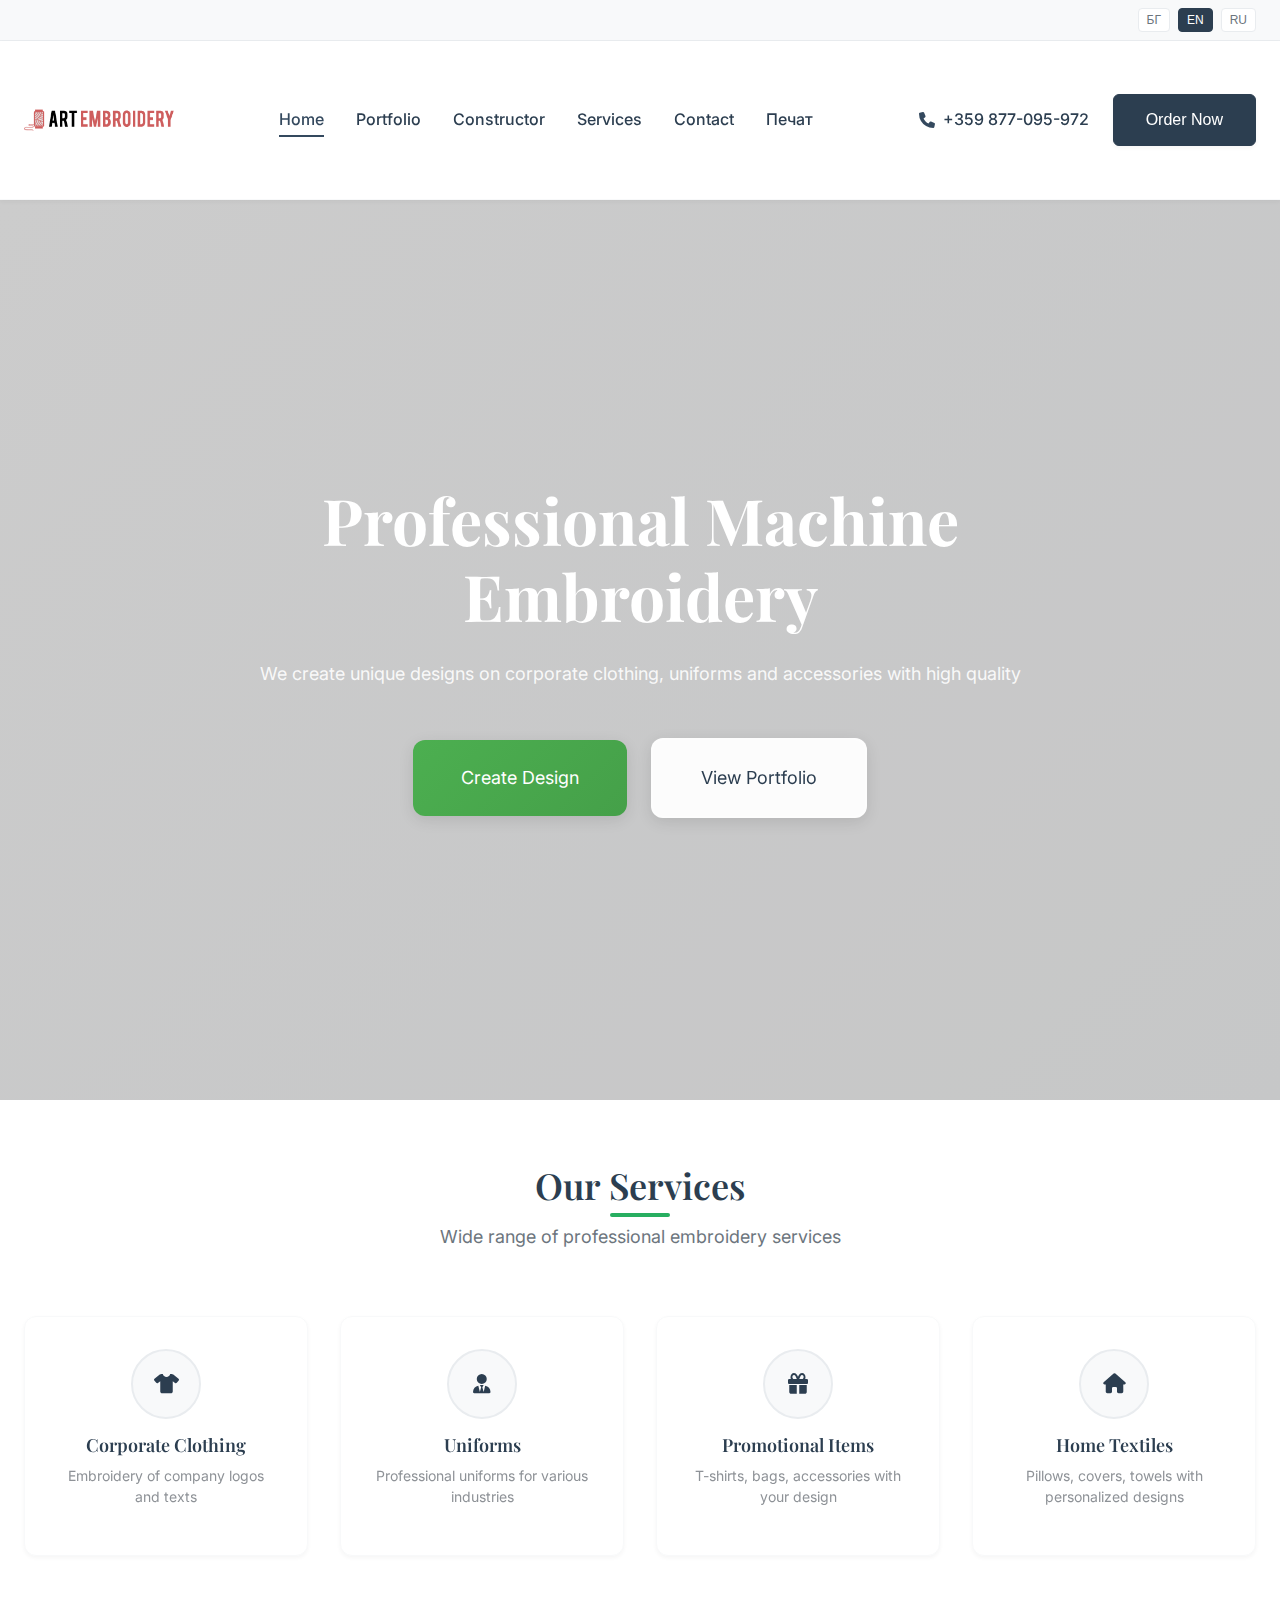
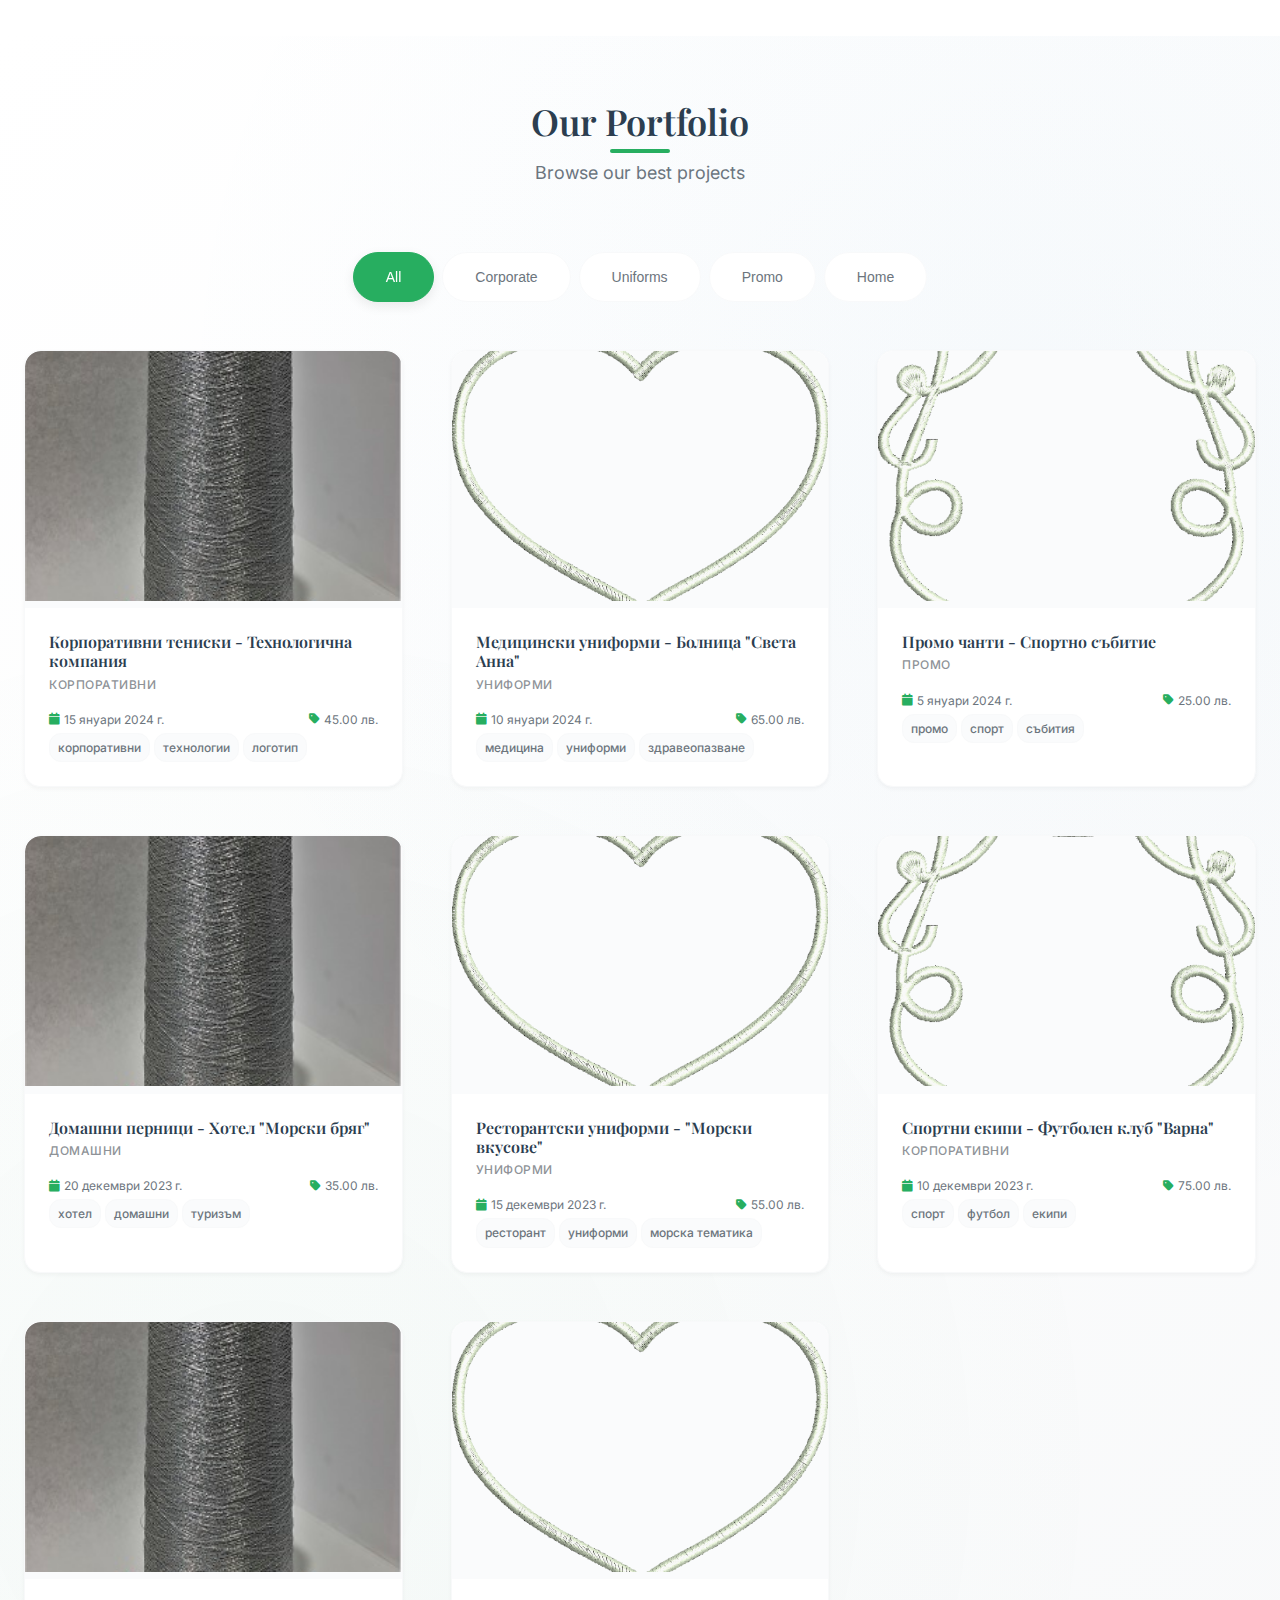
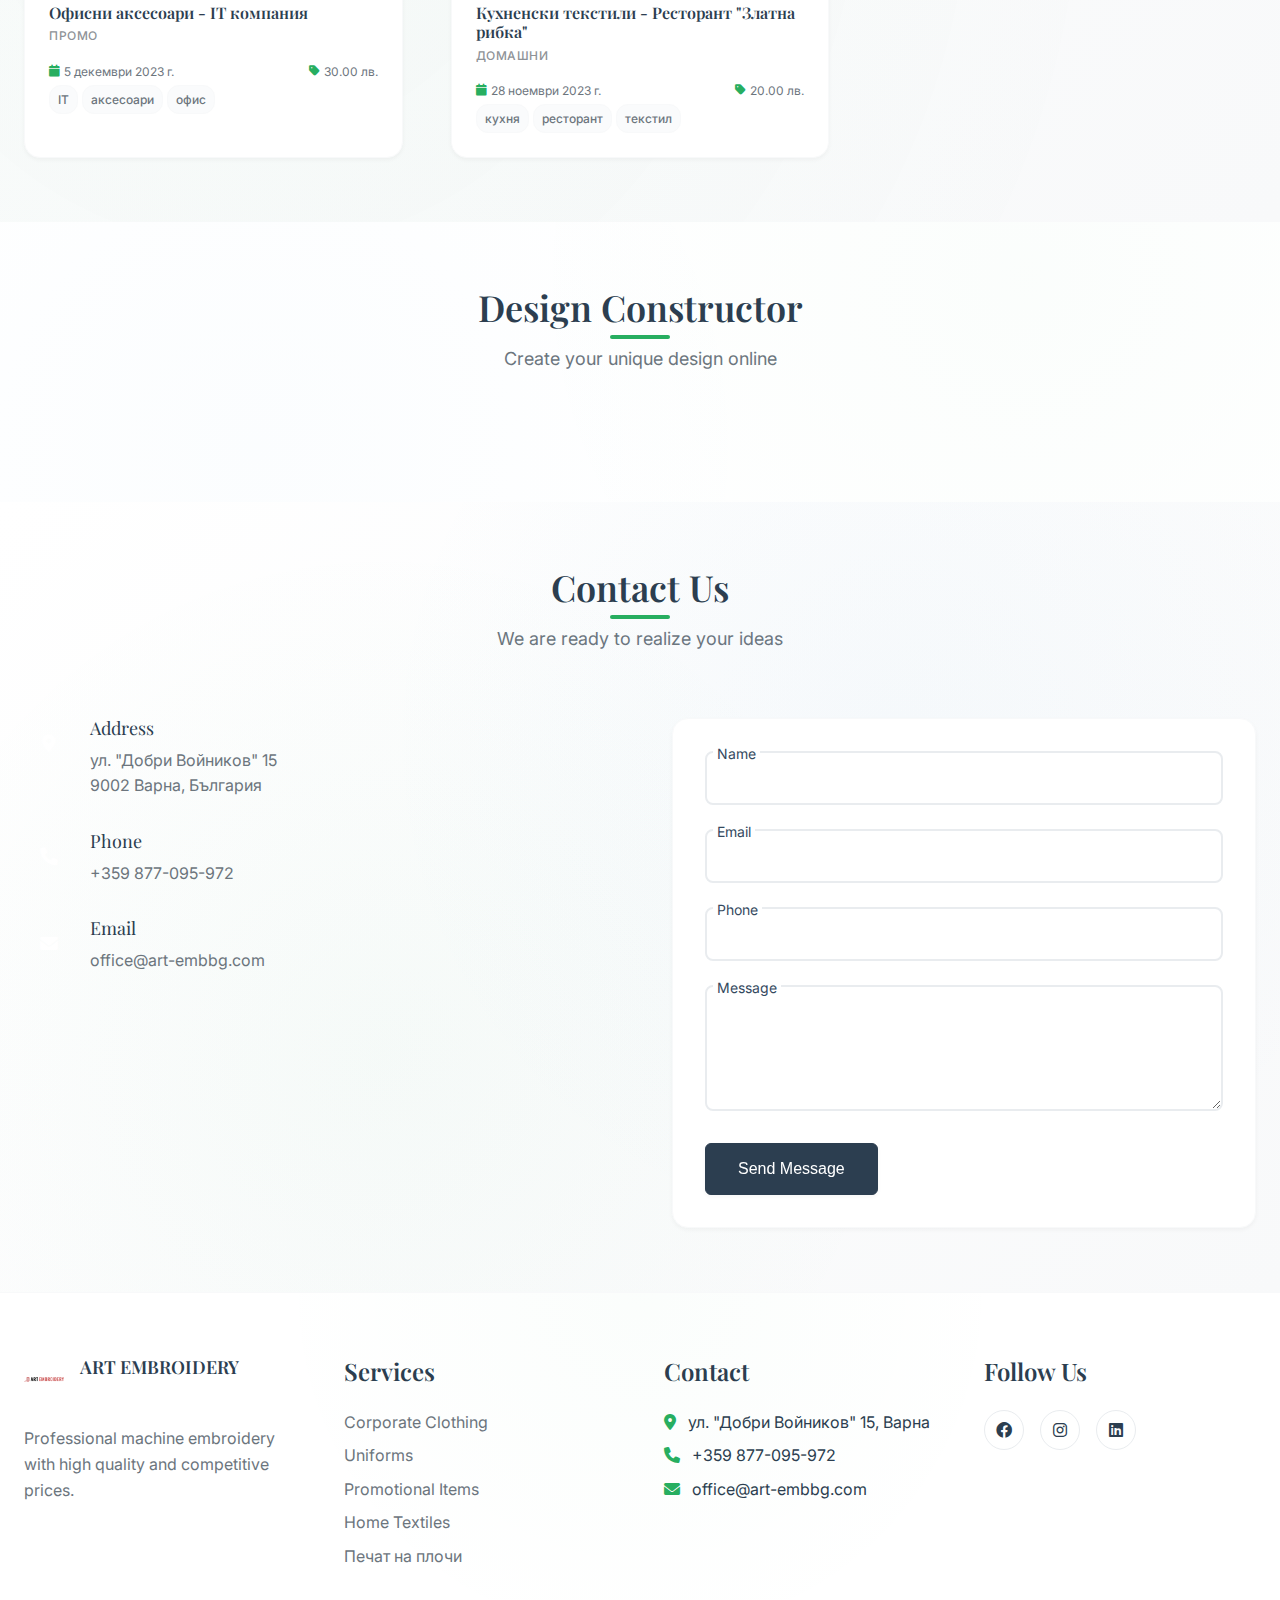
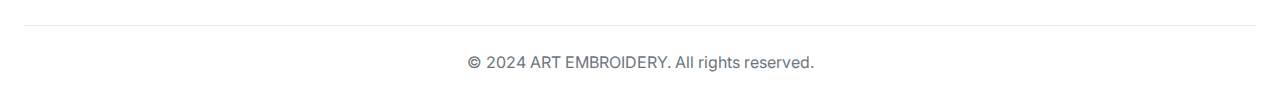
<file: index.html>
<!DOCTYPE html>
<html lang="bg">
<head>
    <meta charset="UTF-8">
    <meta name="viewport" content="width=device-width, initial-scale=1.0">
    <title>ART EMBROIDERY - Машинна бродерия</title>
    <meta name="description" content="Професионална машинна бродерия. Изброиване на корпоративни дрехи, униформи, тениски и много други изделия.">
    <meta name="keywords" content="бродерия, машинна бродерия, изброиване, корпоративни дрехи, униформи">
    
    <!-- Favicon -->
    <link rel="icon" type="image/png" href="assets/images/favicon.png">
    
    <!-- Fonts -->
    <link href="https://fonts.googleapis.com/css2?family=Playfair+Display:wght@400;600;700&family=Inter:wght@300;400;500;600&display=swap" rel="stylesheet">
    
    <!-- CSS -->
    <link rel="stylesheet" href="assets/css/main.css">
    <link rel="stylesheet" href="assets/css/components.css">
    <link rel="stylesheet" href="assets/css/responsive.css">
    
    <!-- Font Awesome -->
    <link rel="stylesheet" href="https://cdnjs.cloudflare.com/ajax/libs/font-awesome/6.0.0/css/all.min.css">
</head>
<body>
    <!-- Language Switcher -->
    <div class="language-switcher">
        <div class="container">
            <div class="lang-buttons">
                <button class="lang-btn active" data-lang="bg">БГ</button>
                <button class="lang-btn" data-lang="en">EN</button>
                <button class="lang-btn" data-lang="ru">RU</button>
            </div>
        </div>
    </div>

    <!-- Header -->
    <header class="header">
        <div class="container">
            <div class="header-content">
                <div class="logo">
                    <img src="assets/images/logo.png" alt="ART EMBROIDERY" class="logo-img">
                </div>
                
                <nav class="main-nav">
                    <ul class="nav-list">
                        <li><a href="#home" class="nav-link active" data-translate="nav_home">Начало</a></li>
                        <li><a href="#portfolio" class="nav-link" data-translate="nav_portfolio">Портфолио</a></li>
                        <li><a href="#constructor" class="nav-link" data-translate="nav_constructor">Конструктор</a></li>
                        <li><a href="#services" class="nav-link" data-translate="nav_services">Услуги</a></li>
                        <li><a href="#contact" class="nav-link" data-translate="nav_contact">Контакти</a></li>
                        <li><a href="pechat.html" class="nav-link">Печат</a></li>
                    </ul>
                </nav>
                
                <div class="header-actions">
                    <a href="tel:+359877095972" class="phone-link">
                        <i class="fas fa-phone"></i>
                        <span>+359 877-095-972</span>
                    </a>
                    <button class="btn btn-accent" data-translate="cta_order">Поръчай сега</button>
                </div>
                
                <button class="mobile-menu-toggle">
                    <span></span>
                    <span></span>
                    <span></span>
                </button>
            </div>
        </div>
    </header>

    <!-- Hero Section -->
    <section id="home" class="hero">
        <div class="hero-background">
            <div class="hero-overlay"></div>
        </div>
        <div class="container">
            <div class="hero-content">
                <div class="hero-text">
                    <h1 class="hero-title" data-translate="hero_title">Професионална машинна бродерия</h1>
                    <p class="hero-subtitle" data-translate="hero_subtitle">Създаваме уникални дизайни на корпоративни дрехи, униформи и аксесоари с високо качество</p>
                    <div class="hero-buttons">
                        <a href="#constructor" class="btn btn-primary" data-translate="btn_constructor">Създай дизайн</a>
                        <a href="#portfolio" class="btn btn-secondary" data-translate="btn_portfolio">Виж портфолио</a>
                    </div>
                </div>
            </div>
        </div>
    </section>

    <!-- Services Section -->
    <section id="services" class="services">
        <div class="container">
            <div class="section-header">
                <h2 class="section-title" data-translate="services_title">Нашите услуги</h2>
                <p class="section-subtitle" data-translate="services_subtitle">Широк спектър от професионални услуги за изброиване</p>
            </div>
            
            <div class="services-grid">
                <div class="service-card">
                    <div class="service-icon">
                        <i class="fas fa-tshirt"></i>
                    </div>
                    <h3 class="service-title" data-translate="service_corporate">Корпоративни дрехи</h3>
                    <p class="service-description" data-translate="service_corporate_desc">Изброиване на фирмени логотипи и текстове</p>
                </div>
                
                <div class="service-card">
                    <div class="service-icon">
                        <i class="fas fa-user-tie"></i>
                    </div>
                    <h3 class="service-title" data-translate="service_uniforms">Униформи</h3>
                    <p class="service-description" data-translate="service_uniforms_desc">Професионални униформи за различни отрасли</p>
                </div>
                
                <div class="service-card">
                    <div class="service-icon">
                        <i class="fas fa-gift"></i>
                    </div>
                    <h3 class="service-title" data-translate="service_promotional">Промоционални изделия</h3>
                    <p class="service-description" data-translate="service_promotional_desc">Тениски, чанти, аксесоари с вашия дизайн</p>
                </div>
                
                <div class="service-card">
                    <div class="service-icon">
                        <i class="fas fa-home"></i>
                    </div>
                    <h3 class="service-title" data-translate="service_home">Домашни текстили</h3>
                    <p class="service-description" data-translate="service_home_desc">Перници, покривки, кърпи с персонализирани дизайни</p>
                </div>
            </div>
        </div>
    </section>

    <!-- Portfolio Section -->
    <section id="portfolio" class="portfolio">
        <div class="container">
            <div class="section-header">
                <h2 class="section-title" data-translate="portfolio_title">Нашето портфолио</h2>
                <p class="section-subtitle" data-translate="portfolio_subtitle">Разгледайте нашите най-добри проекти</p>
            </div>
            
            <div class="portfolio-filters">
                <button class="filter-btn active" data-filter="all" data-translate="filter_all">Всички</button>
                <button class="filter-btn" data-filter="corporate" data-translate="filter_corporate">Корпоративни</button>
                <button class="filter-btn" data-filter="uniforms" data-translate="filter_uniforms">Униформи</button>
                <button class="filter-btn" data-filter="promotional" data-translate="filter_promotional">Промо</button>
                <button class="filter-btn" data-filter="home" data-translate="filter_home">Домашни</button>
            </div>
            
            <div class="portfolio-grid">
                <!-- Portfolio items will be loaded dynamically -->
            </div>
        </div>
    </section>

    <!-- Constructor Section -->
    <section id="constructor" class="constructor">
        <div class="container">
            <div class="section-header">
                <h2 class="section-title" data-translate="constructor_title">Конструктор на дизайни</h2>
                <p class="section-subtitle" data-translate="constructor_subtitle">Създайте своя уникален дизайн онлайн</p>
            </div>
        </div>
    </section>

    <!-- Contact Section -->
    <section id="contact" class="contact">
        <div class="container">
            <div class="section-header">
                <h2 class="section-title" data-translate="contact_title">Свържете се с нас</h2>
                <p class="section-subtitle" data-translate="contact_subtitle">Готови сме да реализираме вашите идеи</p>
            </div>
            
            <div class="contact-content">
                <div class="contact-info">
                    <div class="contact-item">
                        <div class="contact-icon">
                            <i class="fas fa-map-marker-alt"></i>
                        </div>
                        <div class="contact-details">
                            <h3 data-translate="contact_address_title">Адрес</h3>
                            <p>ул. "Добри Войников" 15<br>9002 Варна, България</p>
                        </div>
                    </div>
                    
                    <div class="contact-item">
                        <div class="contact-icon">
                            <i class="fas fa-phone"></i>
                        </div>
                        <div class="contact-details">
                            <h3 data-translate="contact_phone_title">Телефон</h3>
                            <p><a href="tel:+359877095972">+359 877-095-972</a></p>
                        </div>
                    </div>
                    
                    <div class="contact-item">
                        <div class="contact-icon">
                            <i class="fas fa-envelope"></i>
                        </div>
                        <div class="contact-details">
                            <h3 data-translate="contact_email_title">Email</h3>
                            <p><a href="mailto:office@art-embbg.com">office@art-embbg.com</a></p>
                        </div>
                    </div>
                </div>
                
                <div class="contact-form">
                    <form id="contact-form">
                        <div class="form-group">
                            <input type="text" id="name" name="name" required>
                            <label for="name" data-translate="form_name">Име</label>
                        </div>
                        
                        <div class="form-group">
                            <input type="email" id="email" name="email" required>
                            <label for="email" data-translate="form_email">Email</label>
                        </div>
                        
                        <div class="form-group">
                            <input type="tel" id="phone" name="phone">
                            <label for="phone" data-translate="form_phone">Телефон</label>
                        </div>
                        
                        <div class="form-group">
                            <textarea id="message" name="message" rows="5" required></textarea>
                            <label for="message" data-translate="form_message">Съобщение</label>
                        </div>
                        
                        <button type="submit" class="btn btn-accent" data-translate="form_submit">Изпрати съобщение</button>
                    </form>
                </div>
            </div>
        </div>
    </section>

    <!-- Footer -->
    <footer class="footer">
        <div class="container">
            <div class="footer-content">
                <div class="footer-section">
                    <div class="footer-logo">
                        <img src="assets/images/logo.png" alt="ART EMBROIDERY">
                        <h3>ART EMBROIDERY</h3>
                    </div>
                    <p data-translate="footer_description">Професионална машинна бродерия с високо качество и конкурентни цени.</p>
                </div>
                
                <div class="footer-section">
                    <h4 data-translate="footer_services">Услуги</h4>
                    <ul>
                        <li><a href="#" data-translate="service_corporate">Корпоративни дрехи</a></li>
                        <li><a href="#" data-translate="service_uniforms">Униформи</a></li>
                        <li><a href="#" data-translate="service_promotional">Промоционални изделия</a></li>
                        <li><a href="#" data-translate="service_home">Домашни текстили</a></li>
                        <li><a href="pechat.html">Печат на плочи</a></li>
                    </ul>
                </div>
                
                <div class="footer-section">
                    <h4 data-translate="footer_contact">Контакти</h4>
                    <ul>
                        <li><i class="fas fa-map-marker-alt"></i> ул. "Добри Войников" 15, Варна</li>
                        <li><i class="fas fa-phone"></i> +359 877-095-972</li>
                        <li><i class="fas fa-envelope"></i> office@art-embbg.com</li>
                    </ul>
                </div>
                
                <div class="footer-section">
                    <h4 data-translate="footer_social">Следвайте ни</h4>
                    <div class="social-links">
                        <a href="#" class="social-link"><i class="fab fa-facebook"></i></a>
                        <a href="#" class="social-link"><i class="fab fa-instagram"></i></a>
                        <a href="#" class="social-link"><i class="fab fa-linkedin"></i></a>
                    </div>
                </div>
            </div>
            
            <div class="footer-bottom">
                <p>&copy; 2024 ART EMBROIDERY. <span data-translate="footer_rights">Всички права запазени.</span></p>
            </div>
        </div>
    </footer>

    <!-- Scripts -->
    <script src="assets/js/language.js"></script>
    <script src="assets/js/main.js"></script>
    <script src="assets/js/constructor.js"></script>
    <script src="assets/js/portfolio.js"></script>
</body>
</html>
</file>
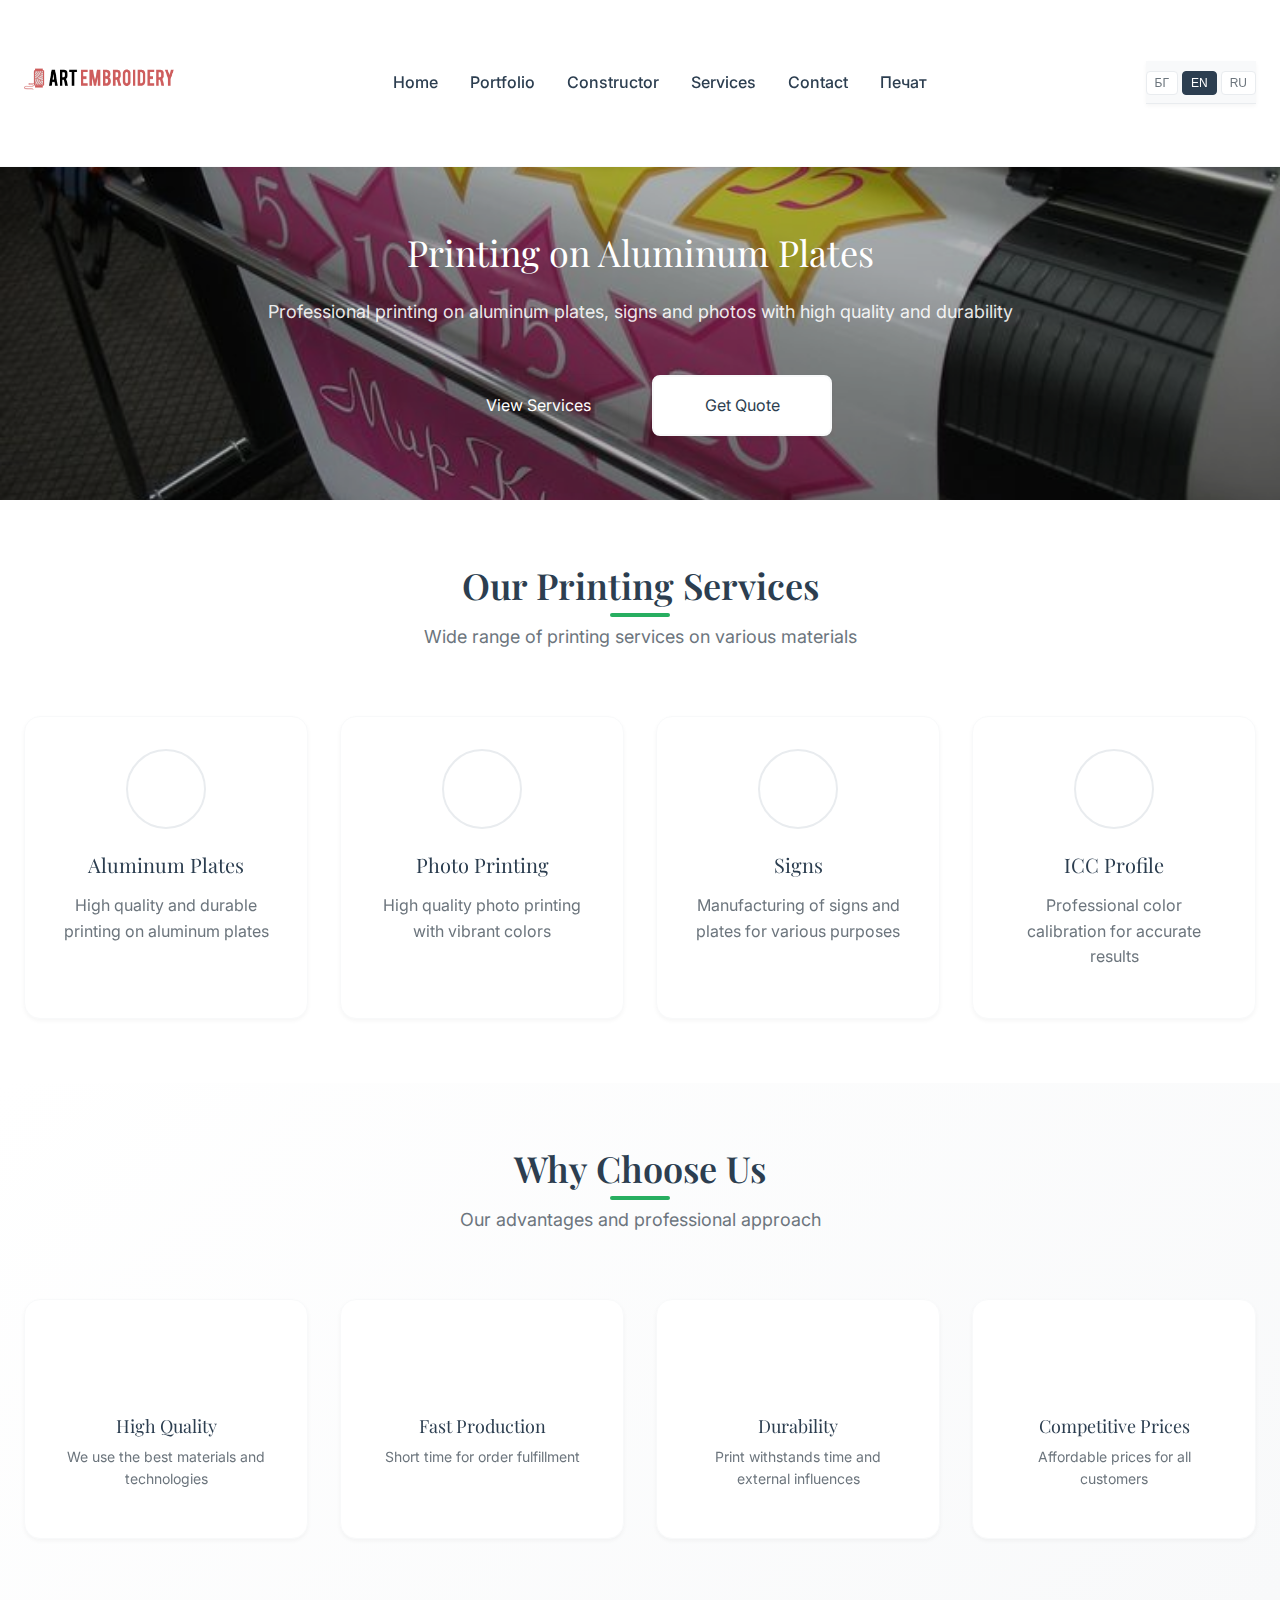
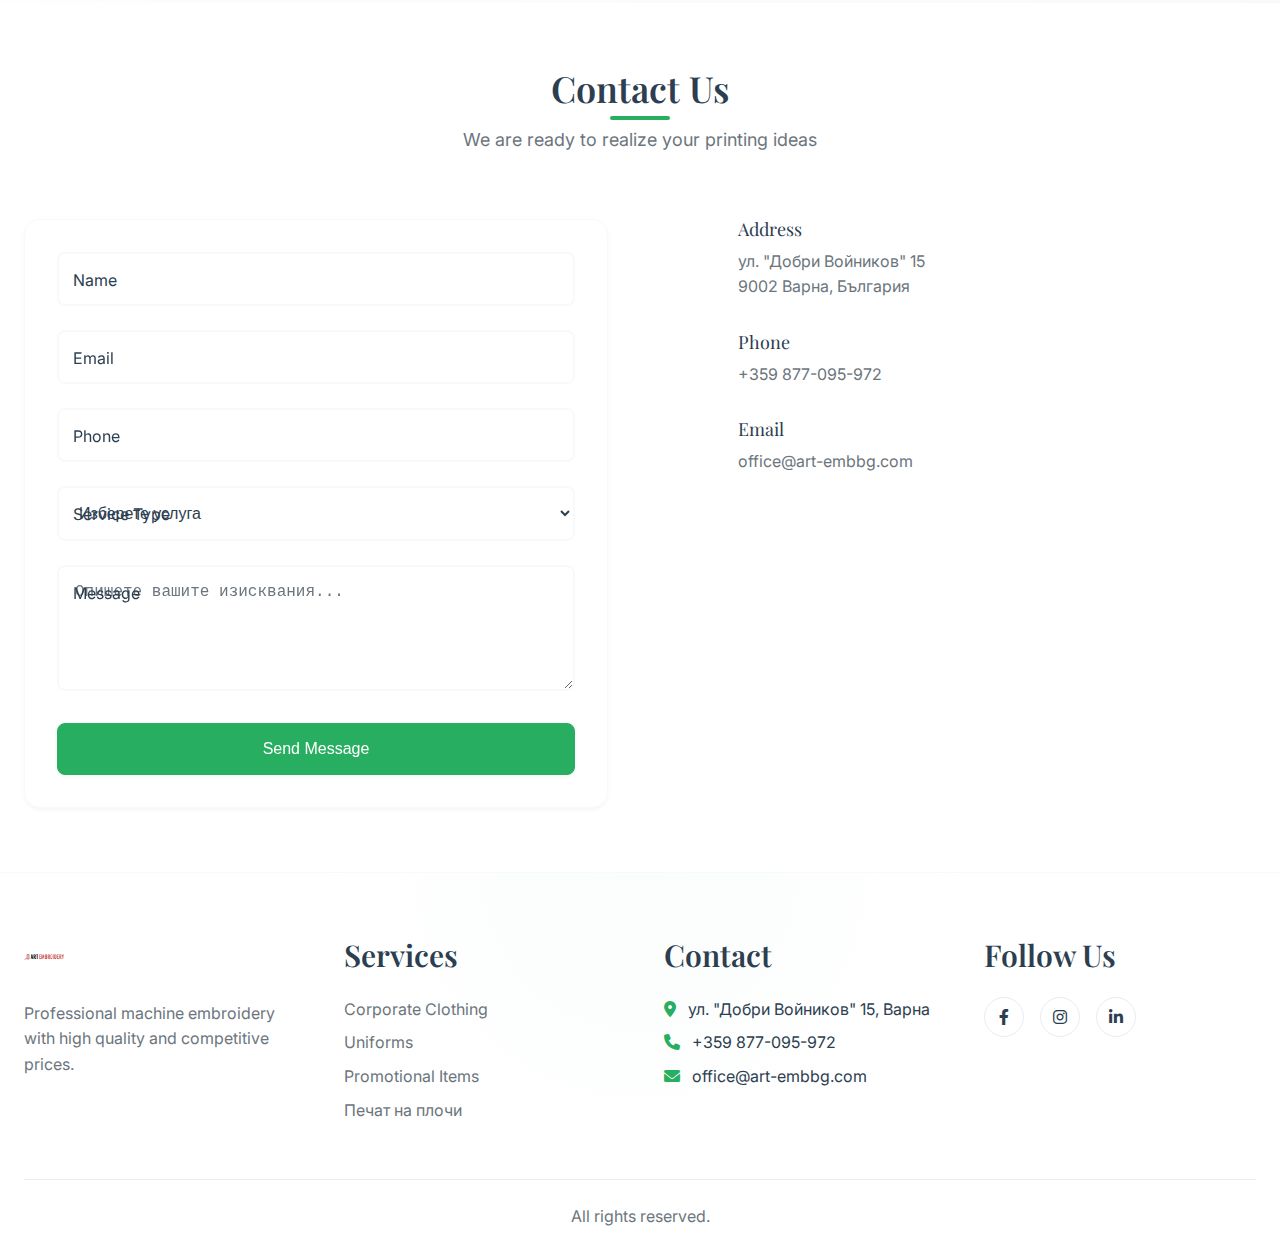
<file: pechat.html>
<!DOCTYPE html>
<html lang="bg">
<head>
    <meta charset="UTF-8">
    <meta name="viewport" content="width=device-width, initial-scale=1.0">
    <title>Печат върху алуминиеви плочи - ART EMBROIDERY</title>
    <meta name="description" content="Професионален печат на алуминиеви плочи, табелки и фото. Високо качество и конкурентни цени.">
    
    <!-- Fonts -->
    <link rel="preconnect" href="https://fonts.googleapis.com">
    <link rel="preconnect" href="https://fonts.gstatic.com" crossorigin>
    <link href="https://fonts.googleapis.com/css2?family=Playfair+Display:wght@400;500;600;700;800;900&family=Inter:wght@300;400;500;600;700&display=swap" rel="stylesheet">
    
    <!-- Font Awesome -->
    <link rel="stylesheet" href="https://cdnjs.cloudflare.com/ajax/libs/font-awesome/6.0.0/css/all.min.css">
    
    <!-- Styles -->
    <link rel="stylesheet" href="assets/css/main.css">
    <link rel="stylesheet" href="assets/css/components.css">
    <link rel="stylesheet" href="assets/css/responsive.css">
    
    <!-- Favicon -->
    <link rel="icon" type="image/png" href="assets/images/favicon.png">
</head>
<body>
    <!-- Header -->
    <header class="header">
        <div class="container">
            <div class="header-content">
                <div class="logo">
                    <a href="index.html">
                        <img src="assets/images/logo.png" alt="ART EMBROIDERY" class="logo-img">
                    </a>
                </div>
                
                <nav class="nav">
                    <ul class="nav-list">
                        <li class="nav-item">
                            <a href="index.html" class="nav-link" data-translate="nav_home">Начало</a>
                        </li>
                        <li class="nav-item">
                            <a href="index.html#portfolio" class="nav-link" data-translate="nav_portfolio">Портфолио</a>
                        </li>
                        <li class="nav-item">
                            <a href="index.html#constructor" class="nav-link" data-translate="nav_constructor">Конструктор</a>
                        </li>
                        <li class="nav-item">
                            <a href="index.html#services" class="nav-link" data-translate="nav_services">Услуги</a>
                        </li>
                        <li class="nav-item">
                            <a href="index.html#contact" class="nav-link" data-translate="nav_contact">Контакти</a>
                        </li>
                        <li class="nav-item active">
                            <a href="pechat.html" class="nav-link">Печат</a>
                        </li>
                    </ul>
                </nav>
                
                <div class="language-switcher">
                    <button class="lang-btn active" data-lang="bg">БГ</button>
                    <button class="lang-btn" data-lang="en">EN</button>
                    <button class="lang-btn" data-lang="ru">RU</button>
                </div>
                
                <button class="mobile-menu-toggle">
                    <span></span>
                    <span></span>
                    <span></span>
                </button>
            </div>
        </div>
    </header>

    <!-- Print Hero Section -->
    <section class="print-hero">
        <div class="print-hero-background">
            <img src="assets/images/sticker-printing-machine.jpg" alt="Печатна машина" class="print-hero-image">
            <div class="print-hero-overlay"></div>
        </div>
        <div class="container">
            <div class="print-hero-content">
                <h1 class="print-hero-title" data-translate="print_hero_title">Печат върху алуминиеви плочи</h1>
                <p class="print-hero-subtitle" data-translate="print_hero_subtitle">Професионален печат на алуминиеви плочи, табелки и фото с високо качество и дълготрайност</p>
                <div class="print-hero-buttons">
                    <a href="#print-services" class="btn btn-primary" data-translate="btn_view_services">Виж услуги</a>
                    <a href="#print-contact" class="btn btn-secondary" data-translate="btn_get_quote">Получи оферта</a>
                </div>
            </div>
        </div>
    </section>

    <!-- Print Services Section -->
    <section id="print-services" class="print-services">
        <div class="container">
            <div class="section-header">
                <h2 class="section-title" data-translate="print_services_title">Нашите услуги за печат</h2>
                <p class="section-subtitle" data-translate="print_services_subtitle">Широк спектър от услуги за печат на различни материали</p>
            </div>
            
            <div class="print-services-grid">
                <div class="print-service-card">
                    <div class="service-icon">
                        <i class="fas fa-layer-group"></i>
                    </div>
                    <h3 data-translate="print_aluminum_plates">Алуминиеви плочи</h3>
                    <p data-translate="print_aluminum_desc">Печат на алуминиеви плочи с високо качество и дълготрайност</p>
                </div>
                
                <div class="print-service-card">
                    <div class="service-icon">
                        <i class="fas fa-camera"></i>
                    </div>
                    <h3 data-translate="print_photo">Фото печат</h3>
                    <p data-translate="print_photo_desc">Печат на снимки с високо качество и ярки цветове</p>
                </div>
                
                <div class="print-service-card">
                    <div class="service-icon">
                        <i class="fas fa-sign"></i>
                    </div>
                    <h3 data-translate="print_signs">Табелки</h3>
                    <p data-translate="print_signs_desc">Изработка на табелки и знаци за различни цели</p>
                </div>
                
                <div class="print-service-card">
                    <div class="service-icon">
                        <i class="fas fa-palette"></i>
                    </div>
                    <h3 data-translate="print_icc">ICC Профил</h3>
                    <p data-translate="print_icc_desc">Професионална калибрация на цветове за точни резултати</p>
                </div>
            </div>
        </div>
    </section>

    <!-- Print Features Section -->
    <section class="print-features">
        <div class="container">
            <div class="section-header">
                <h2 class="section-title" data-translate="print_features_title">Защо да изберете нас</h2>
                <p class="section-subtitle" data-translate="print_features_subtitle">Нашите предимства и професионален подход</p>
            </div>
            
            <div class="features-grid">
                <div class="feature-item">
                    <div class="feature-icon">
                        <i class="fas fa-award"></i>
                    </div>
                    <h3 data-translate="feature_quality">Високо качество</h3>
                    <p data-translate="feature_quality_desc">Използваме най-добрите материали и технологии</p>
                </div>
                
                <div class="feature-item">
                    <div class="feature-icon">
                        <i class="fas fa-clock"></i>
                    </div>
                    <h3 data-translate="feature_fast">Бърза изработка</h3>
                    <p data-translate="feature_fast_desc">Кратко време за изпълнение на поръчките</p>
                </div>
                
                <div class="feature-item">
                    <div class="feature-icon">
                        <i class="fas fa-shield-alt"></i>
                    </div>
                    <h3 data-translate="feature_durable">Дълготрайност</h3>
                    <p data-translate="feature_durable_desc">Печатът издържа на времето и външни влияния</p>
                </div>
                
                <div class="feature-item">
                    <div class="feature-icon">
                        <i class="fas fa-euro-sign"></i>
                    </div>
                    <h3 data-translate="feature_price">Конкурентни цени</h3>
                    <p data-translate="feature_price_desc">Достапни цени за всички клиенти</p>
                </div>
            </div>
        </div>
    </section>

    <!-- Print Contact Section -->
    <section id="print-contact" class="print-contact">
        <div class="container">
            <div class="section-header">
                <h2 class="section-title" data-translate="print_contact_title">Свържете се с нас</h2>
                <p class="section-subtitle" data-translate="print_contact_subtitle">Готови сме да реализираме вашите идеи за печат</p>
            </div>
            
            <div class="print-contact-content">
                <div class="print-form">
                    <form id="print-contact-form">
                        <div class="form-group">
                            <label for="print-name" data-translate="form_name">Име</label>
                            <input type="text" id="print-name" name="name" required>
                        </div>
                        
                        <div class="form-group">
                            <label for="print-email" data-translate="form_email">Email</label>
                            <input type="email" id="print-email" name="email" required>
                        </div>
                        
                        <div class="form-group">
                            <label for="print-phone" data-translate="form_phone">Телефон</label>
                            <input type="tel" id="print-phone" name="phone">
                        </div>
                        
                        <div class="form-group">
                            <label for="print-service" data-translate="print_service_type">Тип услуга</label>
                            <select id="print-service" name="service" required>
                                <option value="">Изберете услуга</option>
                                <option value="aluminum" data-translate="print_aluminum_plates">Алуминиеви плочи</option>
                                <option value="photo" data-translate="print_photo">Фото печат</option>
                                <option value="signs" data-translate="print_signs">Табелки</option>
                                <option value="icc" data-translate="print_icc">ICC Профил</option>
                            </select>
                        </div>
                        
                        <div class="form-group">
                            <label for="print-message" data-translate="form_message">Съобщение</label>
                            <textarea id="print-message" name="message" rows="5" placeholder="Опишете вашите изисквания..."></textarea>
                        </div>
                        
                        <button type="submit" class="btn btn-primary" data-translate="form_submit">Изпрати съобщение</button>
                    </form>
                </div>
                
                <div class="contact-info">
                    <div class="contact-item">
                        <div class="contact-icon">
                            <i class="fas fa-map-marker-alt"></i>
                        </div>
                        <div class="contact-details">
                            <h3 data-translate="contact_address_title">Адрес</h3>
                            <p>ул. "Добри Войников" 15<br>9002 Варна, България</p>
                        </div>
                    </div>
                    
                    <div class="contact-item">
                        <div class="contact-icon">
                            <i class="fas fa-phone"></i>
                        </div>
                        <div class="contact-details">
                            <h3 data-translate="contact_phone_title">Телефон</h3>
                            <p><a href="tel:+359877095972">+359 877-095-972</a></p>
                        </div>
                    </div>
                    
                    <div class="contact-item">
                        <div class="contact-icon">
                            <i class="fas fa-envelope"></i>
                        </div>
                        <div class="contact-details">
                            <h3 data-translate="contact_email_title">Email</h3>
                            <p><a href="mailto:office@art-embbg.com">office@art-embbg.com</a></p>
                        </div>
                    </div>
                </div>
            </div>
        </div>
    </section>

    <!-- Footer -->
    <footer class="footer">
        <div class="container">
            <div class="footer-content">
                <div class="footer-section">
                    <div class="footer-logo">
                        <img src="assets/images/logo.png" alt="ART EMBROIDERY" class="logo-img">
                    </div>
                    <p class="footer-description" data-translate="footer_description">Професионална машинна бродерия с високо качество и конкурентни цени.</p>
                </div>
                
                <div class="footer-section">
                    <h3 data-translate="footer_services">Услуги</h3>
                    <ul class="footer-links">
                        <li><a href="index.html#services" data-translate="service_corporate">Корпоративни дрехи</a></li>
                        <li><a href="index.html#services" data-translate="service_uniforms">Униформи</a></li>
                        <li><a href="index.html#services" data-translate="service_promotional">Промоционални изделия</a></li>
                        <li><a href="pechat.html">Печат на плочи</a></li>
                    </ul>
                </div>
                
                <div class="footer-section">
                    <h3 data-translate="footer_contact">Контакти</h3>
                    <ul class="footer-links">
                        <li><i class="fas fa-map-marker-alt"></i> ул. "Добри Войников" 15, Варна</li>
                        <li><i class="fas fa-phone"></i> +359 877-095-972</li>
                        <li><i class="fas fa-envelope"></i> office@art-embbg.com</li>
                    </ul>
                </div>
                
                <div class="footer-section">
                    <h3 data-translate="footer_social">Следвайте ни</h3>
                    <div class="social-links">
                        <a href="#" class="social-link"><i class="fab fa-facebook-f"></i></a>
                        <a href="#" class="social-link"><i class="fab fa-instagram"></i></a>
                        <a href="#" class="social-link"><i class="fab fa-linkedin-in"></i></a>
                    </div>
                </div>
            </div>
            
            <div class="footer-bottom">
                <p data-translate="footer_rights">© 2024 ART EMBROIDERY. Всички права запазени.</p>
            </div>
        </div>
    </footer>

    <!-- Scripts -->
    <script src="assets/js/language.js"></script>
    <script src="assets/js/main.js"></script>
    
    <script>
        // Print page specific functionality
        document.addEventListener('DOMContentLoaded', function() {
            // Initialize language system
            if (window.languageManager) {
                window.languageManager.init();
            }
            
            // Print contact form handling
            const printForm = document.getElementById('print-contact-form');
            if (printForm) {
                printForm.addEventListener('submit', function(e) {
                    e.preventDefault();
                    
                    // Get form data
                    const formData = new FormData(this);
                    const data = Object.fromEntries(formData);
                    
                    // Show success message
                    if (window.languageManager) {
                        const message = window.languageManager.getTranslation('form_success', window.languageManager.currentLanguage);
                        showToast('success', message || 'Съобщението е изпратено успешно!');
                    } else {
                        showToast('success', 'Съобщението е изпратено успешно!');
                    }
                    
                    // Reset form
                    this.reset();
                });
            }
            
            // Smooth scrolling for anchor links
            document.querySelectorAll('a[href^="#"]').forEach(anchor => {
                anchor.addEventListener('click', function (e) {
                    e.preventDefault();
                    const target = document.querySelector(this.getAttribute('href'));
                    if (target) {
                        target.scrollIntoView({
                            behavior: 'smooth',
                            block: 'start'
                        });
                    }
                });
            });
        });
        
        // Toast notification function
        function showToast(type, message) {
            const toast = document.createElement('div');
            toast.className = `toast ${type}`;
            toast.innerHTML = `
                <div class="toast-header">
                    <h4 class="toast-title">${window.languageManager ? window.languageManager.getTranslation('notification', window.languageManager.currentLanguage) : 'Уведомление'}</h4>
                    <button class="toast-close">&times;</button>
                </div>
                <p class="toast-message">${message}</p>
            `;
            
            document.body.appendChild(toast);
            
            // Show toast
            setTimeout(() => toast.classList.add('show'), 100);
            
            // Auto remove after 5 seconds
            setTimeout(() => {
                toast.classList.remove('show');
                setTimeout(() => toast.remove(), 300);
            }, 5000);
            
            // Close button functionality
            const closeBtn = toast.querySelector('.toast-close');
            closeBtn.addEventListener('click', () => {
                toast.classList.remove('show');
                setTimeout(() => toast.remove(), 300);
            });
        }
    </script>
</body>
</html>
</file>
<file: assets/css/components.css>
/* ===== COMPONENT STYLES ===== */

/* Modal Styles */
.modal {
    display: none;
    position: fixed;
    z-index: 10000;
    left: 0;
    top: 0;
    width: 100%;
    height: 100%;
    background-color: rgba(0, 0, 0, 0.5);
    backdrop-filter: blur(5px);
}

.modal.active {
    display: flex;
    align-items: center;
    justify-content: center;
    animation: fadeIn 0.3s ease;
}

.modal-content {
    background: var(--bg-white);
    border-radius: 20px;
    padding: var(--spacing-2xl);
    max-width: 90vw;
    max-height: 90vh;
    overflow-y: auto;
    position: relative;
    box-shadow: var(--shadow-heavy);
    animation: slideIn 0.4s cubic-bezier(0.4, 0, 0.2, 1);
    backdrop-filter: blur(20px);
    border: 1px solid var(--border-subtle);
}

.modal-header {
    display: flex;
    justify-content: space-between;
    align-items: center;
    margin-bottom: var(--spacing-lg);
    padding-bottom: var(--spacing-md);
    border-bottom: 2px solid var(--border-color);
}

.modal-title {
    font-size: var(--font-size-2xl);
    color: var(--text-dark);
    margin: 0;
}

.modal-close {
    background: none;
    border: none;
    font-size: var(--font-size-xl);
    color: var(--text-light);
    cursor: pointer;
    padding: var(--spacing-sm);
    border-radius: var(--radius-md);
    transition: all var(--transition-fast);
}

.modal-close:hover {
    background: var(--bg-light);
    color: var(--text-dark);
}

/* Loading Spinner */
.loading-spinner {
    display: inline-block;
    width: 40px;
    height: 40px;
    border: 4px solid var(--border-color);
    border-top: 4px solid var(--secondary-color);
    border-radius: 50%;
    animation: spin 1s linear infinite;
}

.loading-overlay {
    position: fixed;
    top: 0;
    left: 0;
    width: 100%;
    height: 100%;
    background: rgba(255, 255, 255, 0.9);
    display: flex;
    align-items: center;
    justify-content: center;
    z-index: 9999;
}

/* Toast Notifications */
.toast {
    position: fixed;
    top: 20px;
    right: 20px;
    background: var(--bg-white);
    border-radius: 16px;
    padding: var(--spacing-lg);
    box-shadow: var(--shadow-heavy);
    border-left: 4px solid var(--secondary-color);
    z-index: 10001;
    transform: translateX(400px);
    transition: all 0.4s cubic-bezier(0.4, 0, 0.2, 1);
    max-width: 400px;
    backdrop-filter: blur(20px);
    border: 1px solid var(--border-subtle);
}

.toast.show {
    transform: translateX(0);
}

.toast.success {
    border-left-color: #27ae60;
}

.toast.error {
    border-left-color: var(--accent-color);
}

.toast.warning {
    border-left-color: var(--gold-color);
}

.toast-header {
    display: flex;
    justify-content: space-between;
    align-items: center;
    margin-bottom: var(--spacing-sm);
}

.toast-title {
    font-weight: 600;
    color: var(--text-dark);
    margin: 0;
}

.toast-close {
    background: none;
    border: none;
    color: var(--text-light);
    cursor: pointer;
    font-size: var(--font-size-lg);
}

.toast-message {
    color: var(--text-light);
    margin: 0;
}

/* Image Gallery */
.gallery {
    display: grid;
    grid-template-columns: repeat(auto-fit, minmax(300px, 1fr));
    gap: var(--spacing-lg);
}

.gallery-item {
    position: relative;
    border-radius: var(--radius-lg);
    overflow: hidden;
    cursor: pointer;
    transition: transform var(--transition-normal);
}

.gallery-item:hover {
    transform: scale(1.02);
}

.gallery-image {
    width: 100%;
    height: 250px;
    object-fit: cover;
    transition: transform var(--transition-slow);
}

.gallery-item:hover .gallery-image {
    transform: scale(1.1);
}

.gallery-overlay {
    position: absolute;
    top: 0;
    left: 0;
    width: 100%;
    height: 100%;
    background: rgba(255, 255, 255, 0.95);
    display: flex;
    align-items: center;
    justify-content: center;
    opacity: 0;
    transition: opacity var(--transition-normal);
}

.gallery-item:hover .gallery-overlay {
    opacity: 1;
}

.gallery-icon {
    color: var(--text-dark);
    font-size: var(--font-size-2xl);
}

/* Progress Bar */
.progress-bar {
    width: 100%;
    height: 8px;
    background: var(--border-color);
    border-radius: var(--radius-sm);
    overflow: hidden;
    margin: var(--spacing-md) 0;
}

.progress-fill {
    height: 100%;
    background: var(--secondary-color);
    border-radius: var(--radius-sm);
    transition: width var(--transition-slow);
    position: relative;
}

.progress-fill::after {
    content: '';
    position: absolute;
    top: 0;
    left: 0;
    width: 100%;
    height: 100%;
    background: linear-gradient(90deg, transparent, rgba(255, 255, 255, 0.3), transparent);
    animation: shimmer 2s infinite;
}

/* Tabs */
.tabs {
    border-bottom: 2px solid var(--border-color);
    margin-bottom: var(--spacing-lg);
}

.tab-list {
    display: flex;
    list-style: none;
    margin: 0;
    padding: 0;
}

.tab-item {
    margin-right: var(--spacing-lg);
}

.tab-link {
    display: block;
    padding: var(--spacing-md) var(--spacing-lg);
    color: var(--text-light);
    text-decoration: none;
    border-bottom: 3px solid transparent;
    transition: all var(--transition-normal);
    font-weight: 500;
}

.tab-link.active,
.tab-link:hover {
    color: var(--secondary-color);
    border-bottom-color: var(--secondary-color);
}

.tab-content {
    display: none;
}

.tab-content.active {
    display: block;
    animation: fadeInUp 0.3s ease;
}

/* Accordion */
.accordion {
    border: 1px solid var(--border-color);
    border-radius: var(--radius-lg);
    overflow: hidden;
}

.accordion-item {
    border-bottom: 1px solid var(--border-color);
}

.accordion-item:last-child {
    border-bottom: none;
}

.accordion-header {
    background: var(--bg-white);
    padding: var(--spacing-lg);
    cursor: pointer;
    display: flex;
    justify-content: space-between;
    align-items: center;
    transition: background var(--transition-fast);
    border: 1px solid var(--border-color);
}

.accordion-header:hover {
    background: var(--bg-white);
    border-color: var(--primary-color);
    box-shadow: var(--shadow-light);
}

.accordion-title {
    font-weight: 600;
    color: var(--text-dark);
    margin: 0;
}

.accordion-icon {
    color: var(--text-light);
    transition: transform var(--transition-normal);
}

.accordion-item.active .accordion-icon {
    transform: rotate(180deg);
}

.accordion-content {
    padding: 0 var(--spacing-lg);
    max-height: 0;
    overflow: hidden;
    transition: all var(--transition-normal);
}

.accordion-item.active .accordion-content {
    padding: var(--spacing-lg);
    max-height: 500px;
}

/* Card Components */
.card {
    background: var(--bg-white);
    border-radius: var(--radius-lg);
    box-shadow: var(--shadow-light);
    overflow: hidden;
    transition: all var(--transition-normal);
}

.card:hover {
    transform: translateY(-5px);
    box-shadow: var(--shadow-medium);
}

.card-header {
    padding: var(--spacing-lg);
    border-bottom: 1px solid var(--border-color);
    background: var(--bg-white);
}

.card-title {
    font-size: var(--font-size-lg);
    font-weight: 600;
    color: var(--text-dark);
    margin: 0;
}

.card-body {
    padding: var(--spacing-lg);
}

.card-footer {
    padding: var(--spacing-lg);
    border-top: 1px solid var(--border-color);
    background: var(--bg-white);
}

/* Badge */
.badge {
    display: inline-block;
    padding: var(--spacing-xs) var(--spacing-sm);
    font-size: var(--font-size-xs);
    font-weight: 600;
    text-transform: uppercase;
    letter-spacing: 0.5px;
    border-radius: var(--radius-sm);
    color: white;
}

/* Tags */
.tag {
    display: inline-block;
    padding: var(--spacing-xs) var(--spacing-sm);
    font-size: var(--font-size-xs);
    font-weight: 500;
    background: var(--bg-subtle);
    color: var(--text-light);
    border-radius: 12px;
    margin: var(--spacing-xs) var(--spacing-xs) 0 0;
    transition: all 0.2s ease;
    border: 1px solid var(--border-subtle);
}

.tag:hover {
    background: var(--accent-color);
    color: white;
}

.badge-primary {
    background: var(--success-color);
    color: white;
    border: none;
}

.badge-secondary {
    background: var(--secondary-color);
}

.badge-success {
    background: #27ae60;
}

.badge-warning {
    background: var(--gold-color);
}

.badge-error {
    background: var(--accent-color);
}

/* Tooltip */
.tooltip {
    position: relative;
    display: inline-block;
}

.tooltip-content {
    visibility: hidden;
    opacity: 0;
    position: absolute;
    bottom: 125%;
    left: 50%;
    transform: translateX(-50%);
    background: var(--text-dark);
    color: white;
    padding: var(--spacing-sm) var(--spacing-md);
    border-radius: var(--radius-md);
    font-size: var(--font-size-sm);
    white-space: nowrap;
    z-index: 1000;
    transition: all var(--transition-normal);
}

.tooltip-content::after {
    content: '';
    position: absolute;
    top: 100%;
    left: 50%;
    transform: translateX(-50%);
    border: 5px solid transparent;
    border-top-color: var(--text-dark);
}

.tooltip:hover .tooltip-content {
    visibility: visible;
    opacity: 1;
}

/* Dropdown */
.dropdown {
    position: relative;
    display: inline-block;
}

.dropdown-toggle {
    background: var(--bg-white);
    border: 2px solid var(--border-color);
    border-radius: var(--radius-md);
    padding: var(--spacing-md) var(--spacing-lg);
    cursor: pointer;
    display: flex;
    align-items: center;
    justify-content: space-between;
    min-width: 200px;
    transition: all var(--transition-normal);
}

.dropdown-toggle:hover {
    border-color: var(--secondary-color);
}

.dropdown-menu {
    position: absolute;
    top: 100%;
    left: 0;
    right: 0;
    background: var(--bg-white);
    border: 2px solid var(--border-color);
    border-top: none;
    border-radius: 0 0 var(--radius-md) var(--radius-md);
    box-shadow: var(--shadow-medium);
    z-index: 1000;
    max-height: 200px;
    overflow-y: auto;
    display: none;
}

.dropdown.active .dropdown-menu {
    display: block;
    animation: slideDown 0.3s ease;
}

.dropdown-item {
    display: block;
    padding: var(--spacing-md) var(--spacing-lg);
    color: var(--text-dark);
    text-decoration: none;
    transition: background var(--transition-fast);
}

.dropdown-item:hover {
    background: var(--success-color);
    color: white;
}

/* Search Box */
.search-box {
    position: relative;
    display: inline-block;
    width: 100%;
    max-width: 400px;
}

.search-input {
    width: 100%;
    padding: var(--spacing-md) var(--spacing-lg) var(--spacing-md) 45px;
    border: 2px solid var(--border-color);
    border-radius: var(--radius-lg);
    font-size: var(--font-size-base);
    background: var(--bg-white);
    transition: all var(--transition-normal);
}

.search-input:focus {
    outline: none;
    border-color: var(--secondary-color);
    box-shadow: 0 0 0 3px rgba(52, 152, 219, 0.1);
}

.search-icon {
    position: absolute;
    left: var(--spacing-md);
    top: 50%;
    transform: translateY(-50%);
    color: var(--text-light);
    pointer-events: none;
}

/* Pagination */
.pagination {
    display: flex;
    justify-content: center;
    align-items: center;
    gap: var(--spacing-sm);
    margin: var(--spacing-xl) 0;
}

.pagination-item {
    display: flex;
    align-items: center;
    justify-content: center;
    width: 40px;
    height: 40px;
    border: 2px solid var(--border-color);
    border-radius: var(--radius-md);
    color: var(--text-dark);
    text-decoration: none;
    font-weight: 500;
    transition: all var(--transition-normal);
}

.pagination-item:hover,
.pagination-item.active {
    background: var(--primary-color);
    color: white;
    border-color: var(--primary-color);
}

.pagination-item.disabled {
    opacity: 0.5;
    cursor: not-allowed;
}

/* Breadcrumb */
.breadcrumb {
    display: flex;
    align-items: center;
    gap: var(--spacing-sm);
    margin: var(--spacing-lg) 0;
    font-size: var(--font-size-sm);
}

.breadcrumb-item {
    color: var(--text-light);
    text-decoration: none;
    transition: color var(--transition-fast);
}

.breadcrumb-item:hover {
    color: var(--secondary-color);
}

.breadcrumb-item.active {
    color: var(--text-dark);
    font-weight: 500;
}

.breadcrumb-separator {
    color: var(--text-light);
}

/* ===== ANIMATIONS ===== */
@keyframes fadeIn {
    from { opacity: 0; }
    to { opacity: 1; }
}

@keyframes slideIn {
    from {
        opacity: 0;
        transform: translateY(-30px);
    }
    to {
        opacity: 1;
        transform: translateY(0);
    }
}

@keyframes slideDown {
    from {
        opacity: 0;
        transform: translateY(-10px);
    }
    to {
        opacity: 1;
        transform: translateY(0);
    }
}

@keyframes spin {
    0% { transform: rotate(0deg); }
    100% { transform: rotate(360deg); }
}

@keyframes shimmer {
    0% { transform: translateX(-100%); }
    100% { transform: translateX(100%); }
}

@keyframes pulse {
    0%, 100% { opacity: 1; }
    50% { opacity: 0.5; }
}

@keyframes bounce {
    0%, 20%, 53%, 80%, 100% {
        transform: translate3d(0, 0, 0);
    }
    40%, 43% {
        transform: translate3d(0, -30px, 0);
    }
    70% {
        transform: translate3d(0, -15px, 0);
    }
    90% {
        transform: translate3d(0, -4px, 0);
    }
}

/* Animation Classes */
.animate-pulse {
    animation: pulse 2s infinite;
}

.animate-bounce {
    animation: bounce 1s infinite;
}

.animate-spin {
    animation: spin 1s linear infinite;
}

/* Hover Effects */
.hover-lift {
    transition: transform var(--transition-normal);
}

.hover-lift:hover {
    transform: scale(1.02);
}

.hover-scale {
    transition: transform var(--transition-normal);
}

.hover-scale:hover {
    transform: scale(1.05);
}

.hover-rotate {
    transition: transform var(--transition-normal);
}

.hover-rotate:hover {
    transform: rotate(5deg);
}

/* Focus States */
.focus-ring:focus {
    outline: none;
    box-shadow: 0 0 0 3px rgba(52, 152, 219, 0.3);
}

/* Selection */
::selection {
    background: var(--secondary-color);
    color: white;
}

::-moz-selection {
    background: var(--secondary-color);
    color: white;
}
</file>
<file: assets/css/responsive.css>
/* ===== RESPONSIVE DESIGN ===== */

/* Large Desktop (1200px and up) */
@media (min-width: 1200px) {
    .container {
        max-width: 1400px;
    }
    
    .hero-title {
        font-size: 4rem;
    }
    
    .services-grid {
        grid-template-columns: repeat(4, 1fr);
    }
    
    .portfolio-grid {
        grid-template-columns: repeat(3, 1fr);
    }
}

/* Desktop (992px to 1199px) */
@media (max-width: 1199px) {
    .constructor-wrapper {
        grid-template-columns: 280px 1fr 220px;
        gap: var(--spacing-lg);
    }
    
    .hero-content {
        gap: var(--spacing-2xl);
    }
    
    .contact-content {
        gap: var(--spacing-2xl);
    }
}

/* Tablet (768px to 991px) */
@media (max-width: 991px) {
    :root {
        --font-size-5xl: 2.5rem;
        --font-size-4xl: 2rem;
        --font-size-3xl: 1.75rem;
    }
    
    .container {
        padding: 0 var(--spacing-md);
    }
    
    /* Header */
    .header-content {
        flex-wrap: wrap;
        gap: var(--spacing-md);
    }
    
    .main-nav {
        order: 3;
        width: 100%;
        display: none;
    }
    
    .main-nav.active {
        display: block;
    }
    
    .nav-list {
        flex-direction: column;
        gap: var(--spacing-md);
        background: var(--bg-white);
        padding: var(--spacing-lg);
        border-radius: var(--radius-lg);
        box-shadow: var(--shadow-light);
        margin-top: var(--spacing-md);
    }
    
    .mobile-menu-toggle {
        display: flex;
    }
    
    .header-actions {
        margin-left: auto;
    }
    
    /* Hero */
    .hero-content {
        grid-template-columns: 1fr;
        text-align: center;
        gap: var(--spacing-2xl);
    }
    
    .hero-buttons {
        justify-content: center;
    }
    
    /* Services */
    .services-grid {
        grid-template-columns: repeat(2, 1fr);
        gap: var(--spacing-lg);
    }
    
    /* Portfolio */
    .portfolio-grid {
        grid-template-columns: repeat(2, 1fr);
        gap: var(--spacing-lg);
    }
    
    /* Constructor */
    .constructor-wrapper {
        grid-template-columns: 1fr;
        gap: var(--spacing-lg);
    }
    
    .constructor-sidebar {
        position: static;
        order: 2;
    }
    
    .constructor-canvas {
        order: 1;
    }
    
    .constructor-actions {
        position: static;
        order: 3;
    }
    
    /* Contact */
    .contact-content {
        grid-template-columns: 1fr;
        gap: var(--spacing-2xl);
    }
    
    /* Footer */
    .footer-content {
        grid-template-columns: repeat(2, 1fr);
        gap: var(--spacing-lg);
    }
}

/* Mobile Large (576px to 767px) */
@media (max-width: 767px) {
    :root {
        --font-size-5xl: 2rem;
        --font-size-4xl: 1.75rem;
        --font-size-3xl: 1.5rem;
        --spacing-3xl: 2rem;
        --spacing-2xl: 1.5rem;
    }
    
    .container {
        padding: 0 var(--spacing-sm);
    }
    
    /* Language Switcher */
    .lang-buttons {
        justify-content: center;
    }
    
    /* Header */
    .header-content {
        padding: var(--spacing-md) 0;
    }
    
    .logo {
        gap: var(--spacing-sm);
    }
    
    .logo-img {
        width: 120px;
        height: 120px;
    }
    
    /* Logo text styles removed */
    
    .header-actions {
        gap: var(--spacing-sm);
    }
    
    .phone-link span {
        display: none;
    }
    
    .cta-button {
        padding: var(--spacing-sm) var(--spacing-md);
        font-size: var(--font-size-sm);
    }
    
    /* Hero */
    .hero {
        min-height: 80vh;
        padding: var(--spacing-2xl) 0;
    }
    
    .hero-buttons {
        flex-direction: column;
        gap: var(--spacing-md);
    }
    
    .btn {
        width: 100%;
        justify-content: center;
    }
    
    /* Services */
    .services-grid {
        grid-template-columns: 1fr;
        gap: var(--spacing-md);
    }
    
    .service-card {
        padding: var(--spacing-lg);
    }
    
    /* Portfolio */
    .portfolio-filters {
        gap: var(--spacing-sm);
    }
    
    .filter-btn {
        padding: var(--spacing-sm) var(--spacing-md);
        font-size: var(--font-size-sm);
    }
    
    .portfolio-grid {
        grid-template-columns: 1fr;
        gap: var(--spacing-md);
    }
    
    /* Constructor */
    .constructor-tools {
        gap: var(--spacing-lg);
    }
    
    .tool-section h3 {
        font-size: var(--font-size-base);
    }
    
    .product-selector {
        gap: var(--spacing-xs);
    }
    
    .product-btn {
        padding: var(--spacing-sm);
        font-size: var(--font-size-sm);
    }
    
    .color-palette {
        grid-template-columns: repeat(6, 1fr);
        gap: var(--spacing-xs);
    }
    
    .color-btn {
        width: 30px;
        height: 30px;
    }
    
    .element-tools {
        gap: var(--spacing-xs);
    }
    
    .tool-btn {
        padding: var(--spacing-sm);
        font-size: var(--font-size-sm);
    }
    
    .constructor-canvas {
        padding: var(--spacing-md);
    }
    
    #design-canvas {
        width: 100%;
        max-width: 350px;
        height: auto;
    }
    
    .canvas-controls {
        top: -40px;
    }
    
    .control-btn {
        width: 35px;
        height: 35px;
    }
    
    .constructor-actions {
        padding: var(--spacing-md);
    }
    
    /* Contact */
    .contact-item {
        flex-direction: column;
        text-align: center;
        gap: var(--spacing-md);
    }
    
    .contact-form {
        padding: var(--spacing-lg);
    }
    
    /* Footer */
    .footer-content {
        grid-template-columns: 1fr;
        gap: var(--spacing-lg);
        text-align: center;
    }
    
    .social-links {
        justify-content: center;
    }
}

/* Mobile Small (up to 575px) */
@media (max-width: 575px) {
    :root {
        --font-size-5xl: 1.75rem;
        --font-size-4xl: 1.5rem;
        --font-size-3xl: 1.25rem;
        --spacing-3xl: 1.5rem;
        --spacing-2xl: 1rem;
    }
    
    /* Hero */
    .hero-title {
        font-size: var(--font-size-4xl);
        line-height: 1.1;
    }
    
    .hero-subtitle {
        font-size: var(--font-size-base);
    }
    
    /* Sections */
    .section-title {
        font-size: var(--font-size-3xl);
    }
    
    .section-subtitle {
        font-size: var(--font-size-base);
    }
    
    /* Service Cards */
    .service-icon {
        width: 60px;
        height: 60px;
        font-size: var(--font-size-lg);
    }
    
    .service-title {
        font-size: var(--font-size-lg);
    }
    
    /* Portfolio */
    .portfolio-image {
        height: 200px;
    }
    
    /* Constructor */
    .constructor-sidebar {
        padding: var(--spacing-md);
    }
    
    .constructor-canvas {
        padding: var(--spacing-sm);
    }
    
    #design-canvas {
        max-width: 300px;
    }
    
    /* Contact */
    .contact-icon {
        width: 50px;
        height: 50px;
        font-size: var(--font-size-base);
    }
    
    .contact-details h3 {
        font-size: var(--font-size-base);
    }
    
    /* Modal */
    .modal-content {
        margin: var(--spacing-md);
        padding: var(--spacing-lg);
        max-width: calc(100vw - 2rem);
    }
    
    .modal-title {
        font-size: var(--font-size-lg);
    }
    
    /* Toast */
    .toast {
        right: var(--spacing-sm);
        left: var(--spacing-sm);
        max-width: none;
    }
}

/* Landscape Mobile */
@media (max-width: 767px) and (orientation: landscape) {
    .hero {
        min-height: 100vh;
    }
    
    .hero-content {
        grid-template-columns: 1fr 1fr;
        text-align: left;
    }
    
    .hero-buttons {
        flex-direction: row;
        justify-content: flex-start;
    }
    
    .btn {
        width: auto;
    }
}

/* High DPI Displays */
@media (-webkit-min-device-pixel-ratio: 2), (min-resolution: 192dpi) {
    .logo-img,
    .hero-img,
    .portfolio-image,
    .gallery-image {
        image-rendering: -webkit-optimize-contrast;
        image-rendering: crisp-edges;
    }
}

/* Print Styles */
@media print {
    * {
        background: transparent !important;
        color: black !important;
        box-shadow: none !important;
        text-shadow: none !important;
    }
    
    .header,
    .footer,
    .language-switcher,
    .mobile-menu-toggle,
    .btn,
    .constructor-sidebar,
    .constructor-actions {
        display: none !important;
    }
    
    .hero,
    .services,
    .portfolio,
    .constructor,
    .contact {
        page-break-inside: avoid;
    }
    
    .container {
        max-width: none;
        padding: 0;
    }
    
    h1, h2, h3, h4, h5, h6 {
        page-break-after: avoid;
    }
    
    p {
        orphans: 3;
        widows: 3;
    }
}

/* Reduced Motion */
@media (prefers-reduced-motion: reduce) {
    *,
    *::before,
    *::after {
        animation-duration: 0.01ms !important;
        animation-iteration-count: 1 !important;
        transition-duration: 0.01ms !important;
        scroll-behavior: auto !important;
    }
    
    .hero-img {
        transform: none !important;
    }
    
    .service-card:hover,
    .portfolio-item:hover,
    .card:hover {
        transform: none !important;
    }
}

/* Light Mode Enhancement - Keep everything light and clean */
@media (prefers-color-scheme: light) {
    :root {
        --bg-white: #ffffff;
        --bg-light: #f8f9fa;
        --text-dark: #2c3e50;
        --text-light: #6c757d;
        --border-color: #e9ecef;
    }
    
    .hero {
        background: var(--gradient-light);
    }
    
    .modal-content {
        background: var(--bg-white);
        color: var(--text-dark);
    }
    
    .toast {
        background: var(--bg-white);
        color: var(--text-dark);
    }
}

/* Focus Visible for Accessibility */
@media (prefers-reduced-motion: no-preference) {
    .focus-visible:focus {
        outline: 2px solid var(--secondary-color);
        outline-offset: 2px;
    }
}

/* Container Queries (Future-proofing) */
@container (min-width: 400px) {
    .service-card {
        padding: var(--spacing-xl);
    }
}

@container (min-width: 600px) {
    .portfolio-grid {
        grid-template-columns: repeat(2, 1fr);
    }
}

/* Hover Support Detection */
@media (hover: hover) {
    .hover-lift:hover {
        transform: scale(1.02);
    }
    
    .hover-scale:hover {
        transform: scale(1.05);
    }
}

@media (hover: none) {
    .hover-lift,
    .hover-scale {
        transition: none;
    }
}

/* Hero background optimization for mobile */
@media (max-width: 767px) {
    .hero {
        background-attachment: scroll;
        background-size: cover;
        background-position: center center;
    }
    
    .hero-buttons {
        flex-direction: column;
        gap: var(--spacing-md);
        align-items: center;
    }
    
    .hero-buttons .btn {
        min-width: 250px;
        width: 100%;
        max-width: 300px;
    }
}

/* Print section mobile optimization */
@media (max-width: 767px) {
    .print-hero {
        background-attachment: scroll;
    }
    
    .print-hero-image {
        background-attachment: scroll;
        background-size: cover;
        background-position: center center;
    }
    
    .print-hero-title {
        font-size: var(--font-size-2xl);
    }
    
    .print-hero-subtitle {
        font-size: var(--font-size-base);
    }
    
    .print-hero-buttons {
        flex-direction: column;
        align-items: center;
    }
    
    .print-hero-buttons .btn {
        width: 100%;
        max-width: 250px;
    }
    
    .print-services-grid {
        grid-template-columns: 1fr;
        gap: var(--spacing-lg);
    }
    
    .features-grid {
        grid-template-columns: 1fr;
        gap: var(--spacing-lg);
    }
    
    .print-contact-content {
        grid-template-columns: 1fr;
        gap: var(--spacing-xl);
    }
}
</file>
<file: assets/css/main.css>
/* ===== RESET & BASE STYLES ===== */
* {
    margin: 0;
    padding: 0;
    box-sizing: border-box;
}

:root {
    /* Colors - Clean Light Theme inspired by natka-embroidery */
    --primary-color: #2c3e50;
    --secondary-color: #34495e;
    --accent-color: #27ae60;
    --gold-color: #f39c12;
    --text-dark: #2c3e50;
    --text-light: #6c757d;
    --text-muted: #8e9297;
    --bg-light: #ffffff;
    --bg-white: #ffffff;
    --bg-section: #f8f9fa;
    --bg-card: #ffffff;
    --bg-subtle: #fafbfc;
    --border-color: #e9ecef;
    --border-light: #f1f3f4;
    --border-subtle: #f8f9fa;
    --shadow-light: 0 2px 4px rgba(0, 0, 0, 0.04);
    --shadow-medium: 0 4px 12px rgba(0, 0, 0, 0.08);
    --shadow-heavy: 0 8px 24px rgba(0, 0, 0, 0.12);
    --hover-color: #f8f9fa;
    --active-color: #e9ecef;
    --success-color: #27ae60;
    --warning-color: #f39c12;
    --info-color: #3498db;
    --gradient-light: linear-gradient(135deg, #ffffff 0%, #f8f9fa 100%);
    --gradient-subtle: linear-gradient(135deg, #fafbfc 0%, #f1f3f4 100%);
    
    /* Typography */
    --font-primary: 'Inter', sans-serif;
    --font-display: 'Playfair Display', serif;
    --font-size-xs: 0.75rem;
    --font-size-sm: 0.875rem;
    --font-size-base: 1rem;
    --font-size-lg: 1.125rem;
    --font-size-xl: 1.25rem;
    --font-size-2xl: 1.5rem;
    --font-size-3xl: 1.875rem;
    --font-size-4xl: 2.25rem;
    --font-size-5xl: 3rem;
    
    /* Spacing */
    --spacing-xs: 0.25rem;
    --spacing-sm: 0.5rem;
    --spacing-md: 1rem;
    --spacing-lg: 1.5rem;
    --spacing-xl: 2rem;
    --spacing-2xl: 3rem;
    --spacing-3xl: 4rem;
    
    /* Border radius */
    --radius-sm: 0.25rem;
    --radius-md: 0.5rem;
    --radius-lg: 0.75rem;
    --radius-xl: 1rem;
    --radius-2xl: 1.5rem;
    
    /* Transitions */
    --transition-fast: 0.15s ease;
    --transition-normal: 0.3s ease;
    --transition-slow: 0.5s ease;
}

html {
    scroll-behavior: smooth;
}

body {
    font-family: var(--font-primary);
    font-size: var(--font-size-base);
    line-height: 1.6;
    color: var(--text-dark);
    background-color: var(--bg-white);
    overflow-x: hidden;
}

/* ===== TYPOGRAPHY ===== */
h1, h2, h3, h4, h5, h6 {
    font-family: var(--font-display);
    font-weight: 600;
    line-height: 1.2;
    margin-bottom: var(--spacing-md);
    color: var(--text-dark);
}

h1 { font-size: var(--font-size-5xl); }
h2 { font-size: var(--font-size-4xl); }
h3 { font-size: var(--font-size-3xl); }
h4 { font-size: var(--font-size-2xl); }
h5 { font-size: var(--font-size-xl); }
h6 { font-size: var(--font-size-lg); }

p {
    margin-bottom: var(--spacing-md);
    color: var(--text-light);
}

a {
    color: var(--secondary-color);
    text-decoration: none;
    transition: color var(--transition-fast);
}

a:hover {
    color: var(--primary-color);
}

/* ===== CONTAINER ===== */
.container {
    max-width: 1200px;
    margin: 0 auto;
    padding: 0 var(--spacing-lg);
}

/* ===== BUTTONS ===== */
.btn {
    display: inline-flex;
    align-items: center;
    justify-content: center;
    padding: var(--spacing-md) var(--spacing-xl);
    font-size: var(--font-size-base);
    font-weight: 500;
    text-decoration: none;
    border: none;
    border-radius: 6px;
    cursor: pointer;
    transition: all 0.2s ease;
    position: relative;
    overflow: hidden;
    min-width: 140px;
}

.btn-primary {
    background: var(--success-color);
    color: white;
    box-shadow: var(--shadow-light);
    border: 1px solid var(--success-color);
}

.btn-primary:hover {
    background: #229954;
    box-shadow: var(--shadow-medium);
}

.btn-secondary {
    background: var(--bg-white);
    color: var(--text-dark);
    border: 1px solid var(--border-color);
    box-shadow: var(--shadow-light);
}

.btn-secondary:hover {
    background: var(--hover-color);
    border-color: var(--primary-color);
    box-shadow: var(--shadow-medium);
}

.btn-accent {
    background: var(--primary-color);
    color: white;
    box-shadow: var(--shadow-light);
    border: 1px solid var(--primary-color);
}

.btn-accent:hover {
    background: var(--secondary-color);
    box-shadow: var(--shadow-medium);
}

/* ===== LANGUAGE SWITCHER ===== */
.language-switcher {
    background: var(--bg-section);
    padding: var(--spacing-sm) 0;
    border-bottom: 1px solid var(--border-color);
    box-shadow: var(--shadow-light);
}

.lang-buttons {
    display: flex;
    gap: var(--spacing-sm);
    justify-content: flex-end;
}

.lang-btn {
    padding: var(--spacing-xs) var(--spacing-sm);
    background: var(--bg-white);
    border: 1px solid var(--border-color);
    border-radius: 4px;
    font-size: var(--font-size-xs);
    font-weight: 500;
    color: var(--text-light);
    cursor: pointer;
    transition: all 0.2s ease;
}

.lang-btn.active,
.lang-btn:hover {
    background: var(--primary-color);
    color: white;
    border-color: var(--primary-color);
}

/* ===== HEADER ===== */
.header {
    background: var(--bg-white);
    box-shadow: var(--shadow-light);
    position: sticky;
    top: 0;
    z-index: 1000;
    border-bottom: 1px solid var(--border-subtle);
    backdrop-filter: blur(10px);
    background: rgba(255, 255, 255, 0.95);
}

.header-content {
    display: flex;
    align-items: center;
    justify-content: space-between;
    padding: 4px 0;
}

.logo {
    display: flex;
    align-items: center;
    gap: var(--spacing-md);
}

.logo-img {
    width: 150px;
    height: 150px;
    object-fit: contain;
    filter: brightness(0.9);
}

/* Logo text styles removed - only icon remains */

.main-nav {
    display: flex;
}

.nav-list {
    display: flex;
    list-style: none;
    gap: var(--spacing-xl);
}

.nav-link {
    font-weight: 500;
    color: var(--text-dark);
    padding: var(--spacing-sm) 0;
    position: relative;
    transition: color var(--transition-fast);
}

.nav-link::after {
    content: '';
    position: absolute;
    bottom: 0;
    left: 0;
    width: 0;
    height: 2px;
    background: var(--secondary-color);
    transition: width var(--transition-normal);
}

.nav-link:hover::after,
.nav-link.active::after {
    width: 100%;
}

.nav-link:hover,
.nav-link.active {
    color: var(--secondary-color);
}

.header-actions {
    display: flex;
    align-items: center;
    gap: var(--spacing-lg);
}

.phone-link {
    display: flex;
    align-items: center;
    gap: var(--spacing-sm);
    color: var(--text-dark);
    font-weight: 500;
}

.phone-link i {
    color: var(--secondary-color);
}

.mobile-menu-toggle {
    display: none;
    flex-direction: column;
    gap: 4px;
    background: none;
    border: none;
    cursor: pointer;
    padding: var(--spacing-sm);
}

.mobile-menu-toggle span {
    width: 25px;
    height: 3px;
    background: var(--primary-color);
    transition: all var(--transition-normal);
}

/* ===== HERO SECTION ===== */
.hero {
    position: relative;
    min-height: 100vh;
    display: flex;
    align-items: center;
    background: linear-gradient(rgba(255, 255, 255, 0.85), rgba(255, 255, 255, 0.85)),
                url('../images/embroidery-machines-background.jpg');
    background-size: cover;
    background-position: center;
    background-repeat: no-repeat;
    background-attachment: fixed;
    overflow: hidden;
    padding: var(--spacing-3xl) 0;
}

.hero-background {
    position: absolute;
    top: 0;
    left: 0;
    width: 100%;
    height: 100%;
    z-index: 1;
    background: transparent;
}

.hero-overlay {
    position: absolute;
    top: 0;
    left: 0;
    width: 100%;
    height: 100%;
    background: rgba(0, 0, 0, 0.2);
    z-index: 1;
}

.hero-content {
    position: relative;
    z-index: 2;
    display: flex;
    justify-content: center;
    align-items: center;
    text-align: center;
}

.hero-text {
    max-width: 800px;
    width: 100%;
}

.hero-title {
    font-size: var(--font-size-5xl);
    font-weight: 700;
    margin-bottom: var(--spacing-lg);
    color: white;
}

.hero-subtitle {
    font-size: var(--font-size-lg);
    color: rgba(255, 255, 255, 0.9);
    margin-bottom: var(--spacing-2xl);
    line-height: 1.7;
}

.hero-buttons {
    display: flex;
    gap: var(--spacing-lg);
    justify-content: center;
    align-items: center;
    margin-top: var(--spacing-xl);
    flex-wrap: wrap;
}

.hero-buttons .btn {
    min-width: 200px;
    padding: var(--spacing-lg) var(--spacing-2xl);
    font-size: var(--font-size-lg);
    font-weight: var(--font-weight-semibold);
    border-radius: 12px;
    transition: all 0.3s cubic-bezier(0.4, 0, 0.2, 1);
    box-shadow: 0 4px 15px rgba(0, 0, 0, 0.1);
}

.hero-buttons .btn:hover {
    transform: translateY(-2px);
    box-shadow: 0 8px 25px rgba(0, 0, 0, 0.15);
}

.hero-buttons .btn-primary {
    background: linear-gradient(135deg, #4CAF50, #45a049);
    border: none;
    color: white;
}

.hero-buttons .btn-secondary {
    background: rgba(255, 255, 255, 0.95);
    border: 2px solid rgba(255, 255, 255, 0.3);
    color: var(--text-primary);
    backdrop-filter: blur(10px);
}

.hero-buttons .btn-secondary:hover {
    background: rgba(255, 255, 255, 1);
    border-color: rgba(255, 255, 255, 0.5);
}


/* ===== SECTIONS ===== */
.section-header {
    text-align: center;
    margin-bottom: var(--spacing-3xl);
}

.section-title {
    font-size: var(--font-size-4xl);
    margin-bottom: var(--spacing-md);
    position: relative;
    animation: fadeInUp 0.8s cubic-bezier(0.4, 0, 0.2, 1);
}

.section-title::after {
    content: '';
    position: absolute;
    bottom: -10px;
    left: 50%;
    transform: translateX(-50%);
    width: 60px;
    height: 4px;
    background: var(--accent-color);
    border-radius: var(--radius-sm);
    animation: scaleIn 0.8s cubic-bezier(0.4, 0, 0.2, 1) 0.5s both;
}

.section-subtitle {
    font-size: var(--font-size-lg);
    color: var(--text-light);
    max-width: 600px;
    margin: 0 auto;
    animation: fadeInUp 0.8s cubic-bezier(0.4, 0, 0.2, 1) 0.2s both;
}

/* ===== SERVICES SECTION ===== */
.services {
    padding: var(--spacing-3xl) 0;
    background: var(--bg-white);
    position: relative;
    z-index: 1;
}

.services-grid {
    display: grid;
    grid-template-columns: repeat(auto-fit, minmax(300px, 1fr));
    gap: var(--spacing-xl);
    margin-top: var(--spacing-2xl);
}

.service-card {
    background: var(--bg-card);
    padding: var(--spacing-xl);
    border-radius: 12px;
    text-align: center;
    box-shadow: var(--shadow-light);
    border: 1px solid var(--border-subtle);
    transition: all 0.4s cubic-bezier(0.4, 0, 0.2, 1);
    position: relative;
    overflow: hidden;
    margin-bottom: var(--spacing-md);
    backdrop-filter: blur(10px);
}

.service-card:hover {
    transform: scale(1.02);
    box-shadow: var(--shadow-heavy);
    border-color: var(--accent-color);
    background: var(--gradient-subtle);
}

.service-icon {
    width: 70px;
    height: 70px;
    margin: 0 auto var(--spacing-md);
    background: var(--bg-section);
    border: 2px solid var(--border-color);
    border-radius: 50%;
    display: flex;
    align-items: center;
    justify-content: center;
    color: var(--primary-color);
    font-size: var(--font-size-xl);
    transition: all 0.3s ease;
}

.service-card:hover .service-icon {
    background: var(--primary-color);
    color: white;
    border-color: var(--primary-color);
}

.service-title {
    font-size: var(--font-size-lg);
    margin-bottom: var(--spacing-sm);
    color: var(--text-dark);
    font-weight: 600;
}

.service-description {
    color: var(--text-muted);
    line-height: 1.5;
    font-size: var(--font-size-sm);
}

/* ===== PORTFOLIO SECTION ===== */
.portfolio {
    padding: var(--spacing-3xl) 0;
    background: var(--gradient-light);
    position: relative;
    overflow: hidden;
}

.portfolio::before {
    content: '';
    position: absolute;
    top: 0;
    left: 0;
    right: 0;
    bottom: 0;
    background: radial-gradient(circle at 20% 80%, rgba(39, 174, 96, 0.03) 0%, transparent 50%),
                radial-gradient(circle at 80% 20%, rgba(52, 152, 219, 0.03) 0%, transparent 50%);
    pointer-events: none;
}

.portfolio-filters {
    display: flex;
    justify-content: center;
    gap: var(--spacing-sm);
    margin-bottom: var(--spacing-2xl);
    flex-wrap: wrap;
    position: relative;
    z-index: 2;
}

.filter-btn {
    padding: var(--spacing-md) var(--spacing-xl);
    background: var(--bg-white);
    border: 1px solid var(--border-subtle);
    border-radius: 25px;
    font-weight: 500;
    color: var(--text-light);
    cursor: pointer;
    transition: all 0.3s cubic-bezier(0.4, 0, 0.2, 1);
    font-size: var(--font-size-sm);
    backdrop-filter: blur(10px);
    position: relative;
    overflow: hidden;
}

.filter-btn.active,
.filter-btn:hover {
    background: var(--accent-color);
    color: white;
    border-color: var(--accent-color);
    box-shadow: var(--shadow-medium);
}

.portfolio-grid {
    display: grid;
    grid-template-columns: repeat(auto-fit, minmax(350px, 1fr));
    gap: var(--spacing-2xl);
    position: relative;
    z-index: 2;
}

.portfolio-item {
    background: var(--bg-card);
    border-radius: 16px;
    overflow: hidden;
    box-shadow: var(--shadow-light);
    transition: all 0.4s cubic-bezier(0.4, 0, 0.2, 1);
    position: relative;
    border: 1px solid var(--border-subtle);
    backdrop-filter: blur(10px);
}

.portfolio-item:hover {
    transform: scale(1.02);
    box-shadow: var(--shadow-heavy);
    border-color: var(--accent-color);
    background: var(--gradient-subtle);
}

.portfolio-image-container {
    position: relative;
    overflow: hidden;
    border-radius: 16px 16px 0 0;
    background: var(--bg-subtle);
}

.portfolio-image {
    width: 100%;
    height: 250px;
    object-fit: cover;
    transition: all 0.4s cubic-bezier(0.4, 0, 0.2, 1);
    filter: brightness(0.98) contrast(1.02) saturate(1.1);
}

.portfolio-item:hover .portfolio-image {
    transform: scale(1.08);
    filter: brightness(1.05) contrast(1.1) saturate(1.2);
}

.portfolio-overlay {
    position: absolute;
    top: 0;
    left: 0;
    width: 100%;
    height: 100%;
    background: rgba(255, 255, 255, 0.98);
    backdrop-filter: blur(10px);
    display: flex;
    align-items: center;
    justify-content: center;
    opacity: 0;
    transition: all 0.4s cubic-bezier(0.4, 0, 0.2, 1);
}

.portfolio-item:hover .portfolio-overlay {
    opacity: 1;
}

.portfolio-overlay-content {
    text-align: center;
    color: var(--text-dark);
    padding: var(--spacing-lg);
}

.portfolio-overlay-content .portfolio-title {
    color: var(--text-dark);
    margin-bottom: var(--spacing-sm);
}

.portfolio-overlay-content .portfolio-category {
    color: var(--text-light);
    font-size: var(--font-size-sm);
}

.portfolio-actions {
    margin-top: var(--spacing-md);
}

.btn-sm {
    padding: var(--spacing-sm) var(--spacing-md);
    font-size: var(--font-size-sm);
}

.portfolio-content {
    padding: var(--spacing-lg);
    background: var(--bg-white);
    border-radius: 0 0 16px 16px;
}

.portfolio-title {
    font-size: var(--font-size-base);
    margin-bottom: var(--spacing-xs);
    color: var(--text-dark);
    font-weight: 600;
}

.portfolio-category {
    color: var(--text-muted);
    font-size: var(--font-size-xs);
    font-weight: 500;
    text-transform: uppercase;
    letter-spacing: 0.5px;
}

.portfolio-meta {
    display: flex;
    justify-content: space-between;
    align-items: center;
    margin-top: var(--spacing-sm);
    font-size: var(--font-size-xs);
    color: var(--text-light);
}

.portfolio-meta span {
    display: flex;
    align-items: center;
    gap: var(--spacing-xs);
}

.portfolio-meta i {
    color: var(--accent-color);
}

/* ===== CONSTRUCTOR SECTION ===== */
.constructor {
    padding: var(--spacing-3xl) 0;
    background: var(--bg-white);
    position: relative;
    overflow: hidden;
}

.constructor::before {
    content: '';
    position: absolute;
    top: 0;
    left: 0;
    right: 0;
    bottom: 0;
    background: radial-gradient(circle at 80% 20%, rgba(39, 174, 96, 0.02) 0%, transparent 50%),
                radial-gradient(circle at 20% 80%, rgba(52, 152, 219, 0.02) 0%, transparent 50%);
    pointer-events: none;
}

.constructor-wrapper {
    display: grid;
    grid-template-columns: 300px 1fr 250px;
    gap: var(--spacing-2xl);
    align-items: start;
    position: relative;
    z-index: 2;
}

.constructor-sidebar {
    background: var(--bg-card);
    border-radius: 16px;
    padding: var(--spacing-lg);
    box-shadow: var(--shadow-light);
    border: 1px solid var(--border-subtle);
    height: fit-content;
    position: sticky;
    top: 100px;
    backdrop-filter: blur(10px);
}

.constructor-tools {
    display: flex;
    flex-direction: column;
    gap: var(--spacing-xl);
}

.tool-section h3 {
    font-size: var(--font-size-lg);
    margin-bottom: var(--spacing-md);
    color: var(--text-dark);
    border-bottom: 2px solid var(--border-color);
    padding-bottom: var(--spacing-sm);
}

.product-selector {
    display: flex;
    flex-direction: column;
    gap: var(--spacing-sm);
}

.product-btn {
    display: flex;
    align-items: center;
    gap: var(--spacing-md);
    padding: var(--spacing-md);
    background: transparent;
    border: 2px solid var(--border-color);
    border-radius: var(--radius-md);
    cursor: pointer;
    transition: all var(--transition-normal);
    text-align: left;
}

.product-btn.active,
.product-btn:hover {
    background: var(--primary-color);
    color: white;
    border-color: var(--primary-color);
}

.product-btn i {
    font-size: var(--font-size-lg);
}

.color-palette {
    display: grid;
    grid-template-columns: repeat(3, 1fr);
    gap: var(--spacing-sm);
}

.color-btn {
    width: 40px;
    height: 40px;
    border: 3px solid var(--border-color);
    border-radius: 50%;
    cursor: pointer;
    transition: all var(--transition-normal);
}

.color-btn.active,
.color-btn:hover {
    border-color: var(--primary-color);
    transform: scale(1.1);
}

.element-tools {
    display: flex;
    flex-direction: column;
    gap: var(--spacing-sm);
}

.tool-btn {
    display: flex;
    align-items: center;
    gap: var(--spacing-md);
    padding: var(--spacing-md);
    background: transparent;
    border: 2px solid var(--border-color);
    border-radius: var(--radius-md);
    cursor: pointer;
    transition: all var(--transition-normal);
    text-align: left;
}

.tool-btn:hover {
    background: var(--accent-color);
    color: white;
    border-color: var(--accent-color);
}

.constructor-canvas {
    display: flex;
    justify-content: center;
    align-items: center;
    background: var(--bg-card);
    border-radius: 16px;
    padding: var(--spacing-lg);
    box-shadow: var(--shadow-light);
    border: 1px solid var(--border-subtle);
    backdrop-filter: blur(10px);
}

.canvas-wrapper {
    position: relative;
}

#design-canvas {
    border: 2px solid var(--border-color);
    border-radius: var(--radius-md);
    background: white;
    cursor: crosshair;
}

.canvas-controls {
    position: absolute;
    top: -50px;
    right: 0;
    display: flex;
    gap: var(--spacing-sm);
}

.control-btn {
    width: 40px;
    height: 40px;
    background: var(--bg-white);
    color: var(--text-dark);
    border: 2px solid var(--primary-color);
    border-radius: 50%;
    cursor: pointer;
    transition: all var(--transition-normal);
    display: flex;
    align-items: center;
    justify-content: center;
    box-shadow: var(--shadow-light);
}

.control-btn:hover {
    background: var(--primary-color);
    color: white;
    border-color: var(--primary-color);
}

.constructor-actions {
    background: var(--bg-card);
    border-radius: 16px;
    padding: var(--spacing-lg);
    box-shadow: var(--shadow-light);
    border: 1px solid var(--border-subtle);
    height: fit-content;
    position: sticky;
    top: 100px;
    backdrop-filter: blur(10px);
}

.price-display {
    text-align: center;
    margin-bottom: var(--spacing-md);
    padding: var(--spacing-md);
    background: var(--bg-section);
    border: 1px solid var(--border-light);
    border-radius: 6px;
}

.price-value {
    font-size: var(--font-size-2xl);
    font-weight: 700;
    color: var(--accent-color);
}

/* ===== CONTACT SECTION ===== */
.contact {
    padding: var(--spacing-3xl) 0;
    background: var(--gradient-light);
    position: relative;
    overflow: hidden;
}

.contact::before {
    content: '';
    position: absolute;
    top: 0;
    left: 0;
    right: 0;
    bottom: 0;
    background: radial-gradient(circle at 30% 70%, rgba(39, 174, 96, 0.03) 0%, transparent 50%),
                radial-gradient(circle at 70% 30%, rgba(52, 152, 219, 0.03) 0%, transparent 50%);
    pointer-events: none;
}

.contact-content {
    display: grid;
    grid-template-columns: 1fr 1fr;
    gap: var(--spacing-3xl);
    position: relative;
    z-index: 2;
}

.contact-info {
    display: flex;
    flex-direction: column;
    gap: var(--spacing-xl);
}

.contact-item {
    display: flex;
    gap: var(--spacing-lg);
    align-items: flex-start;
}

.contact-icon {
    width: 60px;
    height: 60px;
    background: linear-gradient(135deg, var(--secondary-color), var(--accent-color));
    border-radius: 50%;
    display: flex;
    align-items: center;
    justify-content: center;
    color: white;
    font-size: var(--font-size-lg);
    flex-shrink: 0;
}

.contact-details h3 {
    font-size: var(--font-size-lg);
    margin-bottom: var(--spacing-sm);
    color: var(--text-dark);
}

.contact-details p {
    color: var(--text-light);
    margin: 0;
}

.contact-details a {
    color: var(--secondary-color);
    text-decoration: none;
}

.contact-form {
    background: var(--bg-card);
    padding: var(--spacing-xl);
    border-radius: 16px;
    border: 1px solid var(--border-subtle);
    box-shadow: var(--shadow-light);
    backdrop-filter: blur(10px);
}

.form-group {
    position: relative;
    margin-bottom: var(--spacing-lg);
}

.form-group input,
.form-group textarea {
    width: 100%;
    padding: var(--spacing-md);
    border: 2px solid var(--border-color);
    border-radius: var(--radius-md);
    font-size: var(--font-size-base);
    background: var(--bg-white);
    transition: all var(--transition-normal);
}

.form-group input:focus,
.form-group textarea:focus {
    outline: none;
    border-color: var(--secondary-color);
    box-shadow: 0 0 0 3px rgba(52, 152, 219, 0.1);
}

.form-group label {
    position: absolute;
    top: var(--spacing-md);
    left: var(--spacing-md);
    color: var(--text-light);
    transition: all var(--transition-normal);
    pointer-events: none;
}

.form-group input:focus + label,
.form-group input:not(:placeholder-shown) + label,
.form-group textarea:focus + label,
.form-group textarea:not(:placeholder-shown) + label {
    top: -8px;
    left: var(--spacing-sm);
    font-size: var(--font-size-sm);
    color: var(--secondary-color);
    background: var(--bg-white);
    padding: 0 var(--spacing-xs);
}

/* ===== FOOTER ===== */
.footer {
    background: var(--bg-white);
    color: var(--text-dark);
    padding: var(--spacing-3xl) 0 var(--spacing-lg);
    border-top: 1px solid var(--border-subtle);
    position: relative;
    overflow: hidden;
}

.footer::before {
    content: '';
    position: absolute;
    top: 0;
    left: 0;
    right: 0;
    bottom: 0;
    background: radial-gradient(circle at 50% 0%, rgba(39, 174, 96, 0.02) 0%, transparent 50%);
    pointer-events: none;
}

.footer-content {
    display: grid;
    grid-template-columns: repeat(auto-fit, minmax(250px, 1fr));
    gap: var(--spacing-2xl);
    margin-bottom: var(--spacing-2xl);
    position: relative;
    z-index: 2;
}

.footer-logo {
    display: flex;
    align-items: center;
    gap: var(--spacing-md);
    margin-bottom: var(--spacing-lg);
}

.footer-logo img {
    width: 40px;
    height: 40px;
    object-fit: contain;
    filter: brightness(0.9);
}

.footer-logo h3 {
    color: var(--text-dark);
    margin: 0;
    font-size: var(--font-size-lg);
}

.footer-section h3,
.footer-section h4 {
    color: var(--text-dark);
    margin-bottom: var(--spacing-lg);
}

.footer-section p {
    color: var(--text-light);
    line-height: 1.6;
}

.footer-section ul {
    list-style: none;
}

.footer-section ul li {
    margin-bottom: var(--spacing-sm);
}

.footer-section ul li a {
    color: var(--text-light);
    transition: color var(--transition-fast);
}

.footer-section ul li a:hover {
    color: var(--text-dark);
}

.footer-section ul li i {
    margin-right: var(--spacing-sm);
    color: var(--accent-color);
}

.social-links {
    display: flex;
    gap: var(--spacing-md);
}

.social-link {
    width: 40px;
    height: 40px;
    background: var(--bg-white);
    border: 1px solid var(--border-color);
    border-radius: 50%;
    display: flex;
    align-items: center;
    justify-content: center;
    color: var(--text-dark);
    transition: all var(--transition-normal);
}

.social-link:hover {
    background: var(--accent-color);
    color: white;
}

.footer-bottom {
    border-top: 1px solid var(--border-color);
    padding-top: var(--spacing-lg);
    text-align: center;
}

.footer-bottom p {
    color: var(--text-light);
    margin: 0;
}

/* ===== UTILITIES ===== */
.text-center { text-align: center; }
.text-left { text-align: left; }
.text-right { text-align: right; }

.mb-0 { margin-bottom: 0; }
.mb-1 { margin-bottom: var(--spacing-sm); }
.mb-2 { margin-bottom: var(--spacing-md); }
.mb-3 { margin-bottom: var(--spacing-lg); }
.mb-4 { margin-bottom: var(--spacing-xl); }

.mt-0 { margin-top: 0; }
.mt-1 { margin-top: var(--spacing-sm); }
.mt-2 { margin-top: var(--spacing-md); }
.mt-3 { margin-top: var(--spacing-lg); }
.mt-4 { margin-top: var(--spacing-xl); }

.d-none { display: none; }
.d-block { display: block; }
.d-flex { display: flex; }
.d-grid { display: grid; }

/* ===== ANIMATIONS ===== */
@keyframes fadeInUp {
    from {
        opacity: 0;
        transform: translateY(30px);
    }
    to {
        opacity: 1;
        transform: translateY(0);
    }
}

@keyframes fadeInLeft {
    from {
        opacity: 0;
        transform: translateX(-30px);
    }
    to {
        opacity: 1;
        transform: translateX(0);
    }
}

@keyframes fadeInRight {
    from {
        opacity: 0;
        transform: translateX(30px);
    }
    to {
        opacity: 1;
        transform: translateX(0);
    }
}

@keyframes slideInFromBottom {
    from {
        opacity: 0;
        transform: translateY(50px);
    }
    to {
        opacity: 1;
        transform: translateY(0);
    }
}

@keyframes scaleIn {
    from {
        opacity: 0;
        transform: scale(0.8);
    }
    to {
        opacity: 1;
        transform: scale(1);
    }
}

@keyframes pulse {
    0%, 100% {
        transform: scale(1);
    }
    50% {
        transform: scale(1.05);
    }
}

.animate-fadeInUp {
    animation: fadeInUp 0.8s cubic-bezier(0.4, 0, 0.2, 1);
}

.animate-fadeInLeft {
    animation: fadeInLeft 0.8s cubic-bezier(0.4, 0, 0.2, 1);
}

.animate-fadeInRight {
    animation: fadeInRight 0.8s cubic-bezier(0.4, 0, 0.2, 1);
}

.animate-slideInFromBottom {
    animation: slideInFromBottom 0.8s cubic-bezier(0.4, 0, 0.2, 1);
}

.animate-scaleIn {
    animation: scaleIn 0.6s cubic-bezier(0.4, 0, 0.2, 1);
}

.animate-pulse {
    animation: pulse 2s infinite;
}

/* Remove scroll animations - elements stay in place */
/* All elements are now static and don't animate on scroll */

/* ===== ENHANCED CONSTRUCTOR STYLES ===== */

/* Constructor Header */
.constructor-header {
    display: flex;
    justify-content: space-between;
    align-items: center;
    padding: var(--spacing-md) 0;
    margin-bottom: var(--spacing-lg);
    border-bottom: 1px solid var(--border-subtle);
    position: relative;
    z-index: 2;
}

.selected-items {
    display: flex;
    align-items: center;
    gap: var(--spacing-sm);
}

.selected-label {
    font-weight: var(--font-weight-medium);
    color: var(--text-light);
    margin-right: var(--spacing-sm);
}

.selected-item {
    padding: 4px 8px;
    background: var(--bg-subtle);
    border-radius: 4px;
    font-size: var(--font-size-sm);
    color: var(--text-primary);
    border: 1px solid var(--border-subtle);
}

.selected-item.active {
    background: var(--accent-primary);
    color: var(--text-white);
    border-color: var(--accent-primary);
}

.language-switcher-constructor {
    display: flex;
    gap: 2px;
    background: var(--bg-subtle);
    padding: 2px;
    border-radius: 6px;
}

.language-switcher-constructor .lang-btn {
    padding: 4px 8px;
    font-size: 11px;
    border: none;
    background: transparent;
    color: var(--text-light);
    cursor: pointer;
    border-radius: 4px;
    transition: all 0.3s ease;
}

.language-switcher-constructor .lang-btn.active {
    background: var(--accent-primary);
    color: var(--text-white);
}

.language-switcher-constructor .lang-btn:hover:not(.active) {
    background: var(--bg-white);
    color: var(--text-primary);
}

/* Enhanced Constructor Layout */
.constructor-wrapper {
    display: grid;
    grid-template-columns: 280px 1fr 250px;
    gap: var(--spacing-2xl);
    align-items: start;
    position: relative;
    z-index: 2;
    margin-bottom: var(--spacing-lg);
}

/* Enhanced Left Sidebar - Customization Options */
.constructor-sidebar {
    background: #2c2c2c;
    border-radius: 16px;
    padding: var(--spacing-lg);
    color: var(--text-white);
    box-shadow: var(--shadow-light);
    border: 1px solid var(--border-subtle);
    backdrop-filter: blur(10px);
}

.customization-section,
.add-section {
    margin-bottom: var(--spacing-lg);
}

.customization-section:last-child,
.add-section:last-child {
    margin-bottom: 0;
}

.customization-section .section-title,
.add-section .section-title {
    font-size: var(--font-size-lg);
    font-weight: var(--font-weight-semibold);
    color: var(--text-white);
    margin-bottom: var(--spacing-md);
}

.option-group {
    display: flex;
    flex-direction: column;
    gap: var(--spacing-sm);
}

.option-btn {
    display: flex;
    align-items: center;
    gap: var(--spacing-sm);
    padding: var(--spacing-md);
    border: 1px solid #444;
    border-radius: 8px;
    background: transparent;
    color: var(--text-white);
    cursor: pointer;
    transition: all 0.3s ease;
    text-align: left;
}

.option-btn:hover {
    background: #444;
    border-color: #666;
}

.option-btn.active {
    background: var(--accent-primary);
    border-color: var(--accent-primary);
}

.option-btn i {
    font-size: var(--font-size-lg);
    width: 20px;
    text-align: center;
}

.add-options {
    display: flex;
    flex-direction: column;
    gap: var(--spacing-sm);
}

.add-btn {
    display: flex;
    align-items: center;
    gap: var(--spacing-sm);
    padding: var(--spacing-md);
    border: 1px solid #444;
    border-radius: 8px;
    background: transparent;
    color: var(--text-white);
    cursor: pointer;
    transition: all 0.3s ease;
    text-align: left;
}

.add-btn:hover {
    background: #444;
    border-color: #666;
}

.add-btn i {
    font-size: var(--font-size-lg);
    width: 20px;
    text-align: center;
}

/* Enhanced Center Canvas - Product Display */
.constructor-canvas {
    background: var(--bg-white);
    border-radius: 16px;
    padding: var(--spacing-lg);
    border: 1px solid var(--border-subtle);
    backdrop-filter: blur(10px);
    box-shadow: var(--shadow-light);
    display: flex;
    flex-direction: column;
    align-items: center;
}

.canvas-wrapper {
    position: relative;
    display: flex;
    flex-direction: column;
    align-items: center;
    gap: var(--spacing-md);
    width: 100%;
}

.product-display {
    position: relative;
    display: flex;
    justify-content: center;
    align-items: center;
    width: 100%;
    max-width: 400px;
}

.product-image {
    max-width: 100%;
    height: auto;
    border-radius: 12px;
}

#design-canvas {
    position: absolute;
    top: 0;
    left: 50%;
    transform: translateX(-50%);
    border: 2px solid var(--border-subtle);
    border-radius: 12px;
    background: transparent;
    pointer-events: auto;
}

.product-views {
    display: flex;
    gap: var(--spacing-md);
    margin-top: var(--spacing-md);
}

.view-thumbnail {
    display: flex;
    flex-direction: column;
    align-items: center;
    gap: var(--spacing-xs);
    padding: var(--spacing-sm);
    border: 2px solid var(--border-subtle);
    border-radius: 8px;
    cursor: pointer;
    transition: all 0.3s ease;
    background: var(--bg-white);
}

.view-thumbnail:hover {
    border-color: var(--accent-primary);
}

.view-thumbnail.active {
    border-color: var(--accent-primary);
    background: var(--bg-subtle);
}

.view-thumbnail img {
    width: 60px;
    height: 60px;
    object-fit: cover;
    border-radius: 4px;
}

.view-thumbnail span {
    font-size: var(--font-size-sm);
    color: var(--text-primary);
}

.scale-control {
    display: flex;
    align-items: center;
    gap: var(--spacing-sm);
    margin-top: var(--spacing-md);
}

.scale-control label {
    font-size: var(--font-size-sm);
    color: var(--text-primary);
    font-weight: var(--font-weight-medium);
}

.scale-slider {
    width: 120px;
    height: 6px;
    border-radius: 3px;
    background: var(--border-subtle);
    outline: none;
    -webkit-appearance: none;
}

.scale-slider::-webkit-slider-thumb {
    -webkit-appearance: none;
    appearance: none;
    width: 18px;
    height: 18px;
    border-radius: 50%;
    background: var(--accent-primary);
    cursor: pointer;
}

.scale-slider::-moz-range-thumb {
    width: 18px;
    height: 18px;
    border-radius: 50%;
    background: var(--accent-primary);
    cursor: pointer;
    border: none;
}

/* Enhanced Right Sidebar - Product Details */
.constructor-details {
    background: var(--bg-white);
    border-radius: 16px;
    padding: var(--spacing-lg);
    border: 1px solid var(--border-subtle);
    backdrop-filter: blur(10px);
    box-shadow: var(--shadow-light);
}

.product-info h3 {
    font-size: var(--font-size-lg);
    font-weight: var(--font-weight-semibold);
    color: var(--text-primary);
    margin-bottom: var(--spacing-md);
}

.product-description {
    font-size: var(--font-size-sm);
    color: var(--text-light);
    line-height: 1.6;
}

/* Enhanced Bottom Section - Price and Order */
.constructor-footer {
    display: flex;
    justify-content: space-between;
    align-items: center;
    padding: var(--spacing-lg);
    background: var(--bg-white);
    border-radius: 16px;
    border: 1px solid var(--border-subtle);
    backdrop-filter: blur(10px);
    box-shadow: var(--shadow-light);
    position: relative;
    z-index: 2;
}

.price-display {
    display: flex;
    align-items: center;
    gap: var(--spacing-sm);
}

.price-label {
    font-size: var(--font-size-lg);
    font-weight: var(--font-weight-medium);
    color: var(--text-primary);
}

.price-value {
    font-size: var(--font-size-xxl);
    font-weight: var(--font-weight-bold);
    color: var(--accent-primary);
}

.order-btn {
    display: flex;
    align-items: center;
    gap: var(--spacing-sm);
    padding: var(--spacing-md) var(--spacing-xl);
    font-size: var(--font-size-lg);
    font-weight: var(--font-weight-semibold);
}

/* ===== PRINT SECTION ===== */
.print-section {
    background: var(--bg-white);
}

/* Print Hero Section */
.print-hero {
    position: relative;
    background: var(--gradient-light);
    color: var(--text-primary);
    padding: var(--spacing-3xl) 0;
    text-align: center;
    overflow: hidden;
}

.print-hero-background {
    position: absolute;
    top: 0;
    left: 0;
    width: 100%;
    height: 100%;
    z-index: 1;
}

.print-hero-image {
    width: 100%;
    height: 100%;
    object-fit: cover;
    object-position: center;
}

.print-hero-overlay {
    position: absolute;
    top: 0;
    left: 0;
    width: 100%;
    height: 100%;
    background: rgba(0, 0, 0, 0.3);
}

.print-hero-content {
    position: relative;
    z-index: 2;
    max-width: 800px;
    margin: 0 auto;
    padding: 0 var(--spacing-lg);
}

.print-hero-title {
    font-size: var(--font-size-4xl);
    font-weight: var(--font-weight-bold);
    margin-bottom: var(--spacing-lg);
    line-height: 1.2;
    color: white;
}

.print-hero-subtitle {
    font-size: var(--font-size-lg);
    margin-bottom: var(--spacing-2xl);
    color: rgba(255, 255, 255, 0.9);
    line-height: 1.6;
}

.print-hero-buttons {
    display: flex;
    gap: var(--spacing-lg);
    justify-content: center;
    flex-wrap: wrap;
}

.print-hero-buttons .btn {
    min-width: 180px;
    padding: var(--spacing-md) var(--spacing-xl);
    font-size: var(--font-size-base);
    font-weight: var(--font-weight-semibold);
    border-radius: 8px;
}

.print-hero-buttons .btn-primary {
    background: var(--accent-primary);
    border: 2px solid var(--accent-primary);
    color: white;
}

.print-hero-buttons .btn-primary:hover {
    background: var(--accent-hover);
    border-color: var(--accent-hover);
}

.print-hero-buttons .btn-secondary {
    background: var(--bg-white);
    border: 2px solid var(--border-subtle);
    color: var(--text-primary);
}

.print-hero-buttons .btn-secondary:hover {
    background: var(--bg-light);
    border-color: var(--accent-primary);
}

/* Print Services Section */
.print-services {
    padding: var(--spacing-3xl) 0;
    background: var(--bg-white);
}

.print-services-grid {
    display: grid;
    grid-template-columns: repeat(auto-fit, minmax(280px, 1fr));
    gap: var(--spacing-xl);
    margin-top: var(--spacing-2xl);
}

.print-service-card {
    background: var(--bg-white);
    border-radius: 16px;
    padding: var(--spacing-xl);
    text-align: center;
    border: 1px solid var(--border-subtle);
    box-shadow: var(--shadow-light);
    backdrop-filter: blur(10px);
    transition: all 0.3s ease;
}

.print-service-card:hover {
    transform: translateY(-5px);
    box-shadow: var(--shadow-medium);
}

.print-service-card .service-icon {
    width: 80px;
    height: 80px;
    margin: 0 auto var(--spacing-lg);
    background: var(--accent-primary);
    border-radius: 50%;
    display: flex;
    align-items: center;
    justify-content: center;
    color: white;
    font-size: var(--font-size-2xl);
}

.print-service-card h3 {
    font-size: var(--font-size-xl);
    font-weight: var(--font-weight-semibold);
    margin-bottom: var(--spacing-md);
    color: var(--text-primary);
}

.print-service-card p {
    color: var(--text-light);
    line-height: 1.6;
}

/* Print Features Section */
.print-features {
    padding: var(--spacing-3xl) 0;
    background: var(--gradient-light);
}

.features-grid {
    display: grid;
    grid-template-columns: repeat(auto-fit, minmax(250px, 1fr));
    gap: var(--spacing-xl);
    margin-top: var(--spacing-2xl);
}

.feature-item {
    background: var(--bg-white);
    border-radius: 16px;
    padding: var(--spacing-xl);
    text-align: center;
    border: 1px solid var(--border-subtle);
    box-shadow: var(--shadow-light);
    backdrop-filter: blur(10px);
    transition: all 0.3s ease;
}

.feature-item:hover {
    transform: translateY(-3px);
    box-shadow: var(--shadow-medium);
}

.feature-item .feature-icon {
    width: 60px;
    height: 60px;
    margin: 0 auto var(--spacing-lg);
    background: var(--accent-secondary);
    border-radius: 50%;
    display: flex;
    align-items: center;
    justify-content: center;
    color: white;
    font-size: var(--font-size-xl);
}

.feature-item h3 {
    font-size: var(--font-size-lg);
    font-weight: var(--font-weight-semibold);
    margin-bottom: var(--spacing-sm);
    color: var(--text-primary);
}

.feature-item p {
    color: var(--text-light);
    line-height: 1.6;
    font-size: var(--font-size-sm);
}

/* Print Contact Section */
.print-contact {
    padding: var(--spacing-3xl) 0;
    background: var(--bg-white);
}

.print-contact-content {
    display: grid;
    grid-template-columns: 1fr 1fr;
    gap: var(--spacing-3xl);
    margin-top: var(--spacing-2xl);
    align-items: start;
}

.print-form {
    background: var(--bg-white);
    border-radius: 16px;
    padding: var(--spacing-xl);
    border: 1px solid var(--border-subtle);
    box-shadow: var(--shadow-light);
    backdrop-filter: blur(10px);
}

.print-form .form-group {
    margin-bottom: var(--spacing-lg);
}

.print-form .form-group input,
.print-form .form-group textarea,
.print-form .form-group select {
    width: 100%;
    padding: var(--spacing-md);
    border: 2px solid var(--border-subtle);
    border-radius: 8px;
    font-size: var(--font-size-base);
    background: var(--bg-white);
    color: var(--text-primary);
    transition: all 0.3s ease;
}

.print-form .form-group input::placeholder,
.print-form .form-group textarea::placeholder {
    color: var(--text-light);
    opacity: 1;
}

.print-form .form-group input:focus,
.print-form .form-group textarea:focus,
.print-form .form-group select:focus {
    outline: none;
    border-color: var(--accent-primary);
    box-shadow: 0 0 0 3px rgba(102, 126, 234, 0.1);
}

.print-form .form-group label {
    display: block;
    margin-bottom: var(--spacing-sm);
    font-weight: var(--font-weight-medium);
    color: var(--text-primary);
}

.print-form .btn {
    width: 100%;
    padding: var(--spacing-md) var(--spacing-xl);
    font-size: var(--font-size-base);
    font-weight: var(--font-weight-semibold);
    border-radius: 8px;
}

/* Contact Info Styles */
.contact-info {
    display: flex;
    flex-direction: column;
    gap: var(--spacing-xl);
}

.contact-item {
    display: flex;
    align-items: flex-start;
    gap: var(--spacing-md);
}

.contact-icon {
    width: 50px;
    height: 50px;
    background: var(--accent-primary);
    border-radius: 50%;
    display: flex;
    align-items: center;
    justify-content: center;
    color: white;
    font-size: var(--font-size-lg);
    flex-shrink: 0;
}

.contact-details h3 {
    font-size: var(--font-size-lg);
    font-weight: var(--font-weight-semibold);
    margin-bottom: var(--spacing-sm);
    color: var(--text-primary);
}

.contact-details p {
    color: var(--text-light);
    line-height: 1.6;
}

.contact-details a {
    color: var(--accent-primary);
    text-decoration: none;
}

.contact-details a:hover {
    text-decoration: underline;
}

/* Modal Options Styles */
.modal-options {
    display: grid;
    grid-template-columns: repeat(auto-fit, minmax(150px, 1fr));
    gap: var(--spacing-md);
    padding: var(--spacing-md);
}

.modal-option {
    display: flex;
    flex-direction: column;
    align-items: center;
    gap: var(--spacing-sm);
    padding: var(--spacing-lg);
    border: 2px solid var(--border-subtle);
    border-radius: 12px;
    background: var(--bg-white);
    cursor: pointer;
    transition: all 0.3s ease;
    text-align: center;
}

.modal-option:hover {
    border-color: var(--accent-primary);
    background: var(--bg-subtle);
    transform: scale(1.02);
}

.modal-option .price {
    font-size: var(--font-size-sm);
    color: var(--accent-primary);
    font-weight: var(--font-weight-semibold);
}

.modal-option.color-option {
    min-height: 80px;
    justify-content: center;
    color: var(--text-white);
    text-shadow: 1px 1px 2px rgba(0,0,0,0.5);
}

.modal-option.color-option:hover {
    transform: scale(1.05);
}
</file>
